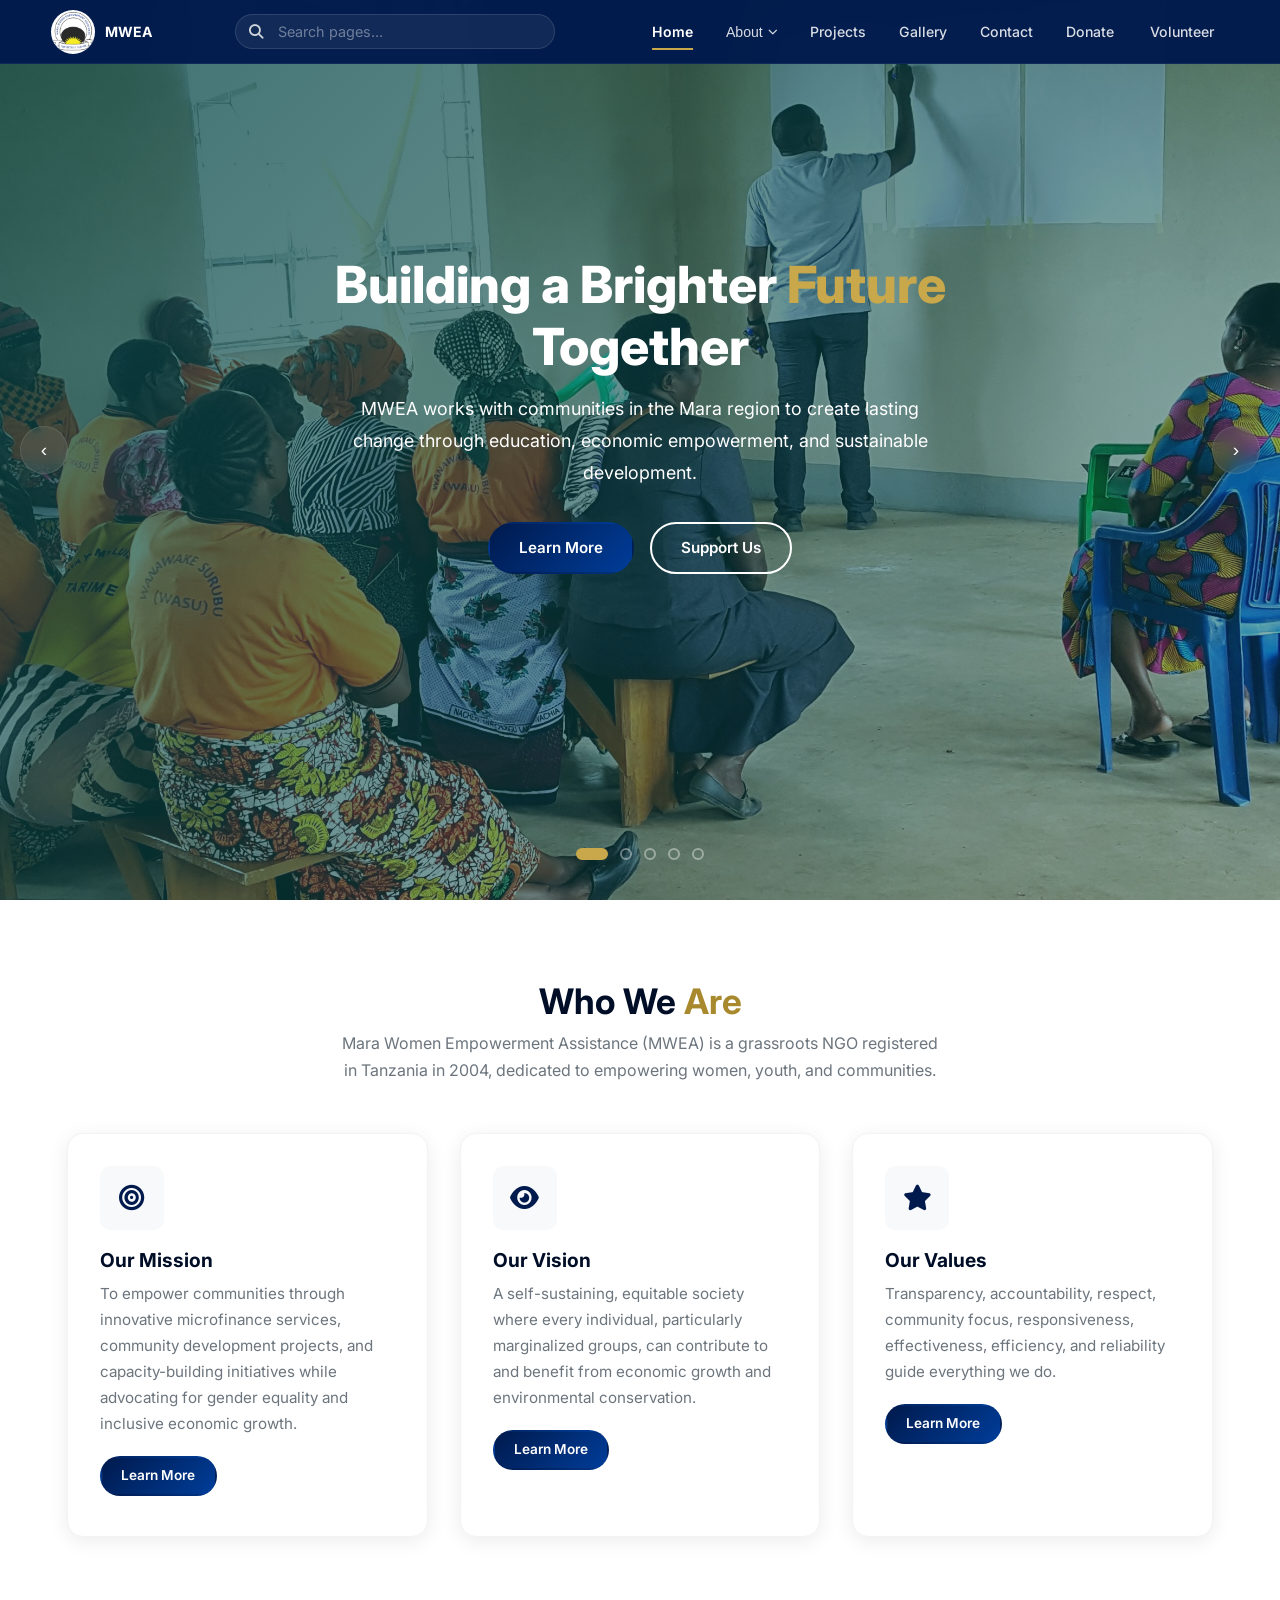
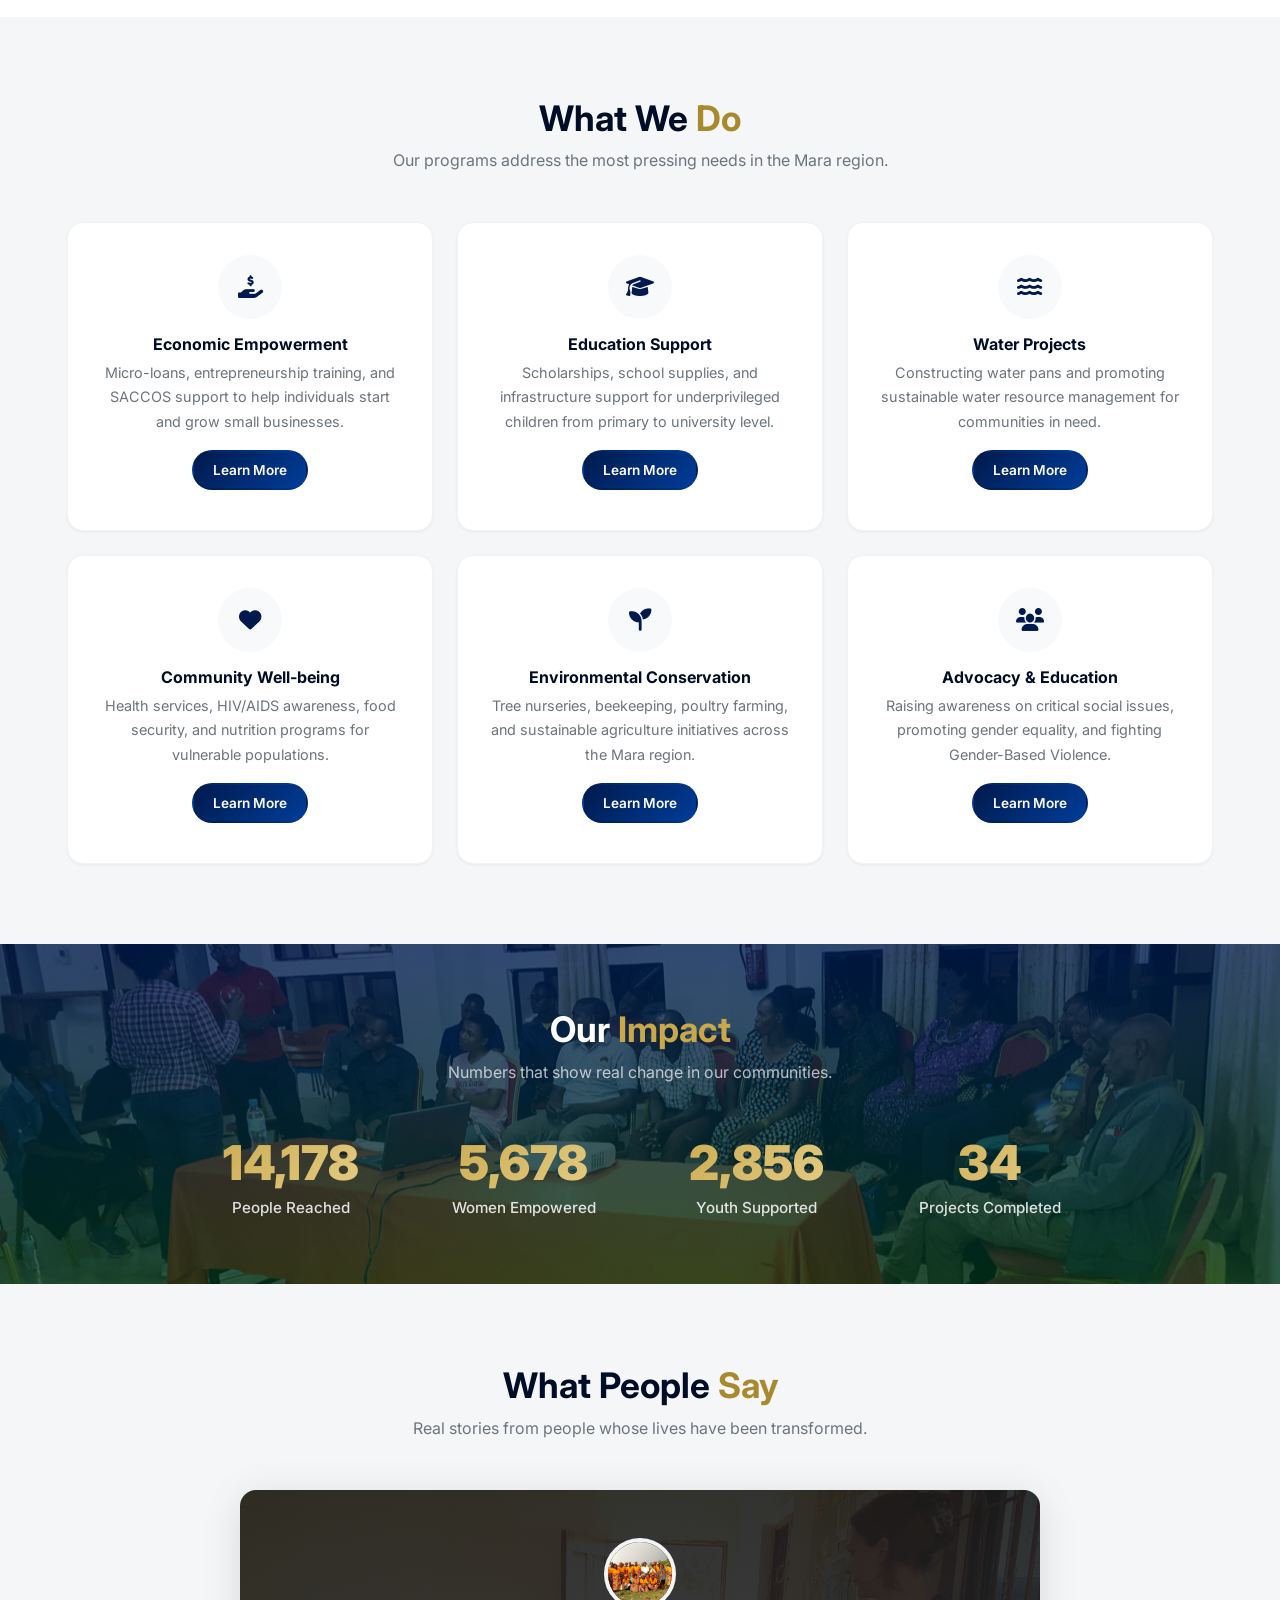
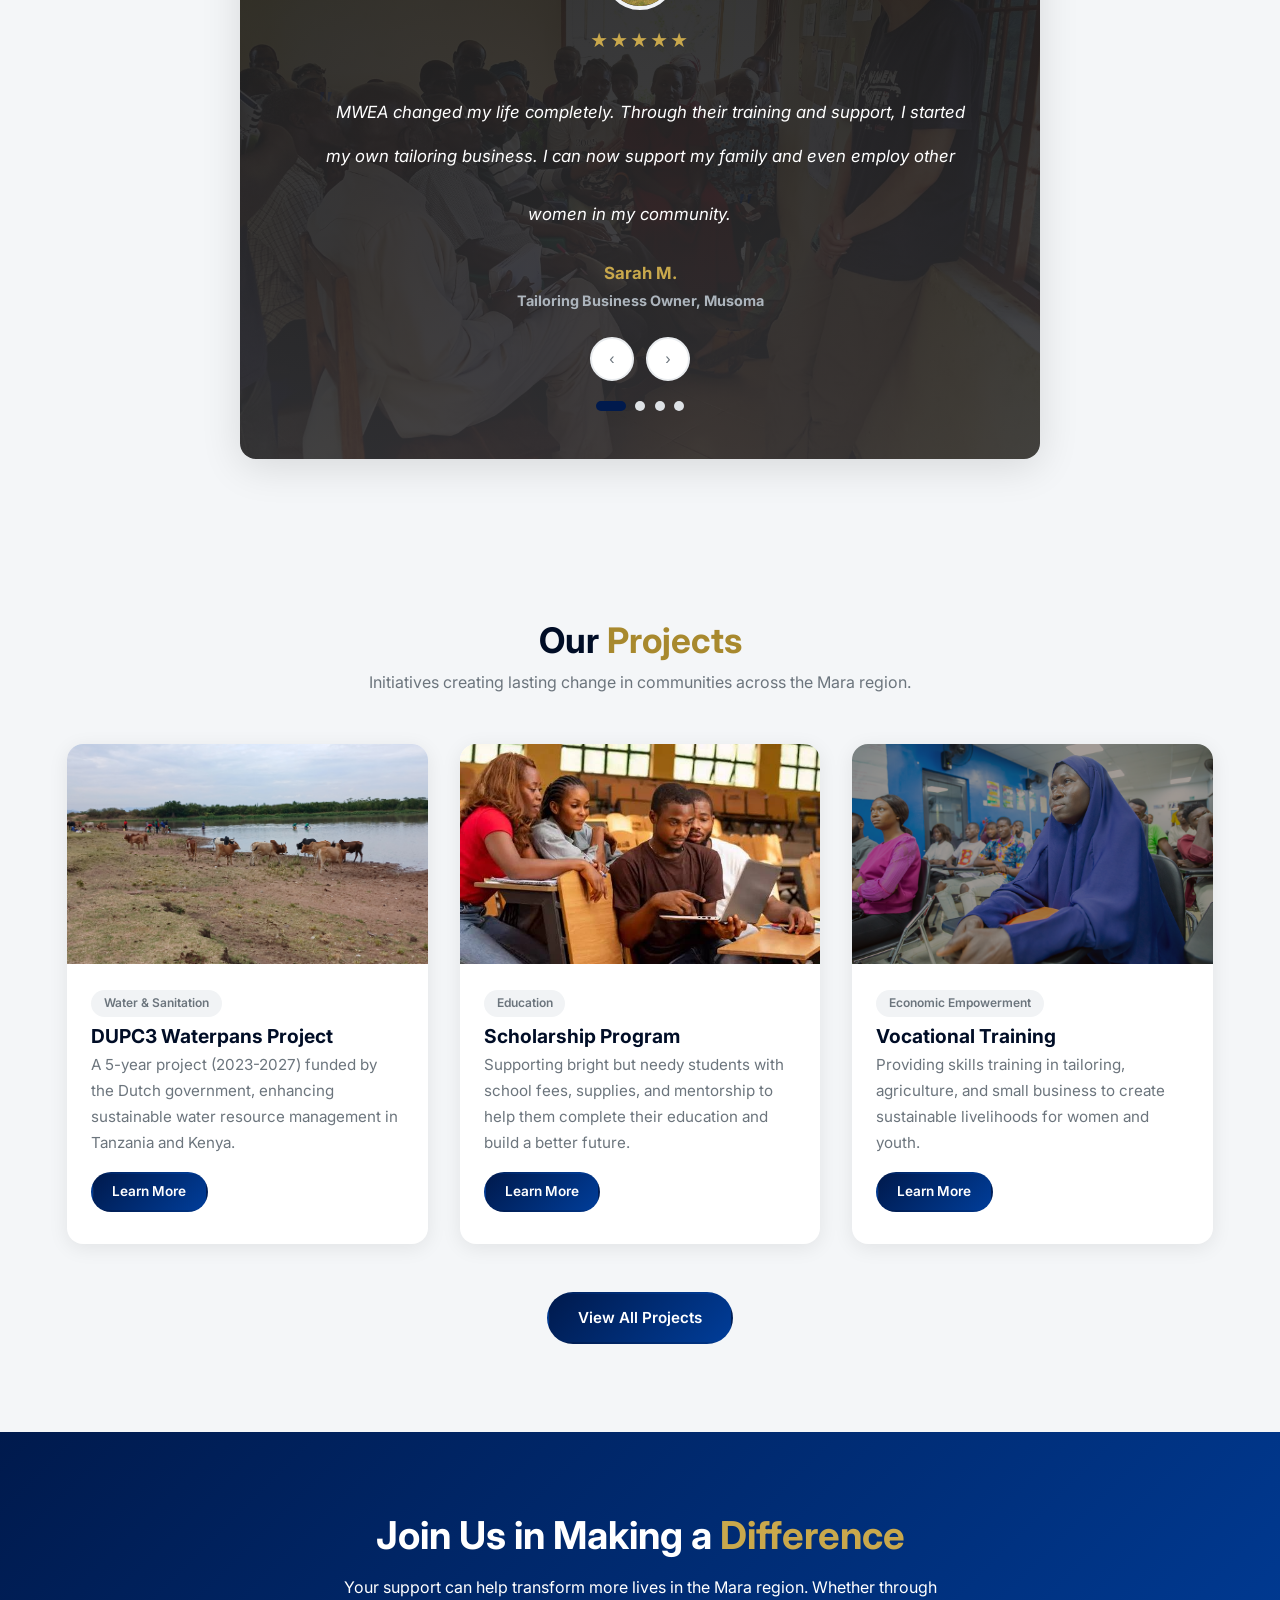
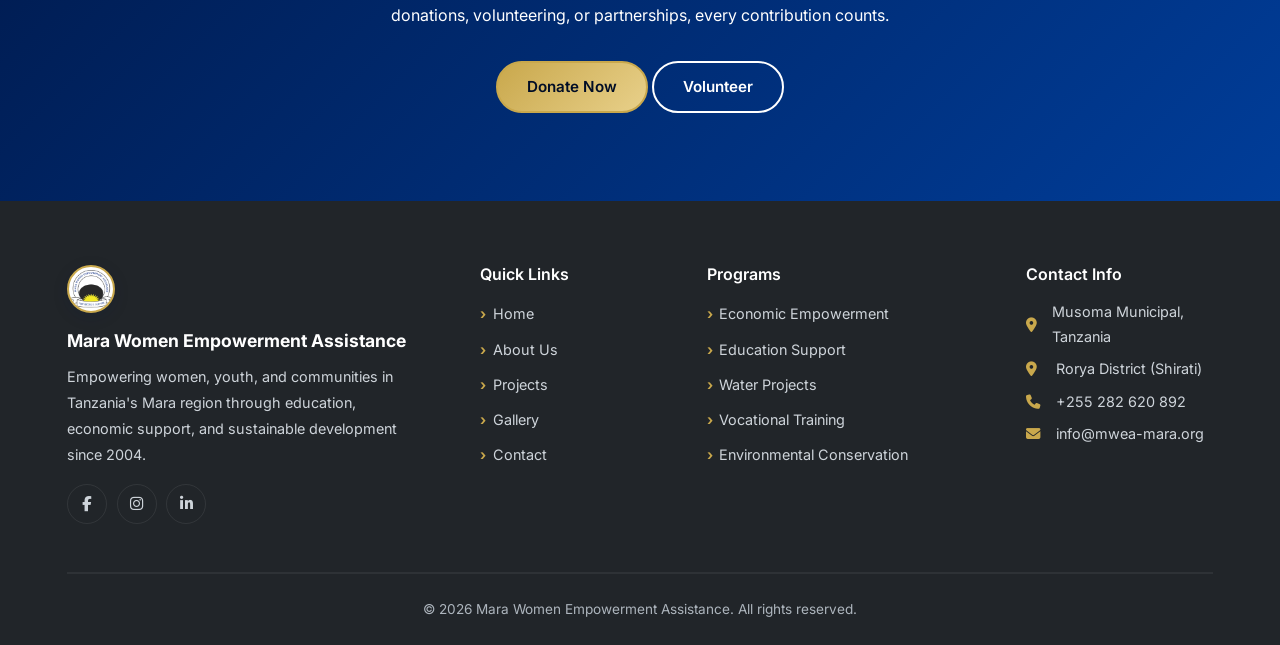
<file: index.html>
<!DOCTYPE html>
<html lang="en">
<head>
  <meta charset="UTF-8" />
  <meta name="viewport" content="width=device-width, initial-scale=1.0" />
  <title>MWEA - Mara Women Empowerment Assistance</title>
  <meta name="description" content="MWEA empowers women, youth, and communities in Tanzania's Mara region through education, economic support, and sustainable development since 2004." />
  <meta name="keywords" content="MWEA, women empowerment, Tanzania, Mara, education, water projects, community development" />
  
  <!-- Open Graph -->
  <meta property="og:title" content="MWEA - Mara Women Empowerment Assistance" />
  <meta property="og:description" content="Empowering women, youth, and communities in Tanzania's Mara region since 2004." />
  <meta property="og:type" content="website" />
  <meta property="og:url" content="https://mwea.org" />
  
  <!-- Favicon -->
  <link rel="icon" type="image/png" href="image/mwea-logo.png" />
  
  <!-- Google Fonts -->
  <link rel="preconnect" href="https://fonts.googleapis.com">
  <link rel="preconnect" href="https://fonts.gstatic.com" crossorigin>
  <link href="https://fonts.googleapis.com/css2?family=Inter:wght@300;400;500;600;700;800;900&display=swap" rel="stylesheet">
  
  <!-- Font Awesome -->
  <link rel="stylesheet" href="https://cdnjs.cloudflare.com/ajax/libs/font-awesome/6.5.0/css/all.min.css">
  
  <!-- Main Stylesheet -->
  <link rel="stylesheet" href="css/style.css">
</head>
<body>

<!-- ===== HEADER ===== -->
<header class="site-header" id="header" role="banner">
  <div class="container header-inner">
    <a href="index.html" class="brand" aria-label="MWEA Home">
      <div class="brand-logo">
        <img src="image/mwea-logo.png" alt="MWEA Logo" onerror="this.style.display='none';this.parentElement.textContent='MWEA'">
      </div>
      <span class="brand-name">MWEA</span>
    </a>

    <div class="search-container">
      <i class="fas fa-search search-icon"></i>
      <input type="text" id="searchInput" placeholder="Search pages..." aria-label="Search website" autocomplete="off">
      <button class="search-clear" id="searchClear" aria-label="Clear search">✕</button>
      <div class="search-results" id="searchResults"></div>
    </div>

    <button class="nav-toggle" id="navToggle" aria-label="Toggle navigation menu" aria-expanded="false">
      <i class="fas fa-bars"></i>
    </button>

    <nav id="primaryNav" class="nav" aria-label="Main navigation">
      <button class="nav-close" id="navClose" aria-label="Close menu">✕</button>
      
      <div class="nav-search-mobile">
        <input type="text" id="searchInputMobile" placeholder="Search...">
      </div>
      
      <ul class="nav-list">
        <li><a href="index.html" class="active">Home</a></li>
        <li class="has-dropdown">
          <button class="dropdown-toggle" aria-expanded="false">About <i class="fas fa-chevron-down" style="font-size:0.6rem;"></i></button>
          <ul class="dropdown">
            <li><a href="about.html"><i class="fas fa-info-circle"></i> Who We Are</a></li>
            <li><a href="about.html#mission"><i class="fas fa-bullseye"></i> Mission</a></li>
            <li><a href="about.html#vision"><i class="fas fa-eye"></i> Vision</a></li>
            <li><a href="about.html#journey"><i class="fas fa-timeline"></i> Our Journey</a></li>
            <li><a href="about.html#team"><i class="fas fa-users"></i> Our Team</a></li>
          </ul>
        </li>
        <li><a href="projects.html">Projects</a></li>
        <li><a href="gallery.html">Gallery</a></li>
        <li><a href="contact.html">Contact</a></li>
        <li class="nav-actions">
          <a href="contact.html?subject=donation" class="nav-btn nav-btn-donate">Donate</a>
          <a href="contact.html?subject=volunteer" class="nav-btn nav-btn-volunteer">Volunteer</a>
        </li>
      </ul>
    </nav>
  </div>
</header>

<!-- ===== HERO CAROUSEL ===== -->
<section class="hero-carousel" id="heroCarousel" role="banner">
  
  <!-- Slide 1 -->
  <div class="hero-slide active" style="background-image: url('image/Brighter.jpg');" data-index="0">
    <div class="overlay"></div>
    <div class="hero-content">
      <h1>Building a Brighter <span class="highlight">Future</span> Together</h1>
      <p>MWEA works with communities in the Mara region to create lasting change through education, economic empowerment, and sustainable development.</p>
      <div class="hero-actions">
        <a href="about.html" class="btn">Learn More</a>
        <a href="contact.html?subject=donation" class="btn btn-outline">Support Us</a>
      </div>
    </div>
  </div>
  
  <!-- Slide 2 -->
  <div class="hero-slide" style="background-image: url('image/Empowerment.jpg');" data-index="1">
    <div class="overlay"></div>
    <div class="hero-content">
      <h1>Empowering <span class="highlight">Women</span> to Lead</h1>
      <p>We believe in the power of women to transform their communities. Through training, mentorship, and economic support, we're creating opportunities.</p>
      <div class="hero-actions">
        <a href="projects.html" class="btn">Our Projects</a>
        <a href="contact.html?subject=volunteer" class="btn btn-outline">Get Involved</a>
      </div>
    </div>
  </div>
  
  <!-- Slide 3 -->
  <div class="hero-slide" style="background-image: url('image/education\ all.avif');" data-index="2">
    <div class="overlay"></div>
    <div class="hero-content">
      <h1>Every Child <span class="highlight">Deserves</span> Education</h1>
      <p>We sponsor bright but needy students, provide school supplies, and build classrooms to ensure every child has access to quality education.</p>
      <div class="hero-actions">
        <a href="projects.html" class="btn">Learn More</a>
        <a href="contact.html?subject=donation" class="btn btn-outline">Sponsor a Child</a>
      </div>
    </div>
  </div>
  
  <!-- Slide 4 -->
  <div class="hero-slide" style="background-image: url('image/water\,\,\,\,.jpg');" data-index="3">
    <div class="overlay"></div>
    <div class="hero-content">
      <h1>Water for <span class="highlight">Life</span></h1>
      <p>Our water projects provide clean, safe water to rural communities, reducing disease and freeing up time for education and income-generating activities.</p>
      <div class="hero-actions">
        <a href="projects.html" class="btn">View Projects</a>
        <a href="contact.html?subject=donation" class="btn btn-outline">Support Water Projects</a>
      </div>
    </div>
  </div>
  
  <!-- Slide 5 -->
  <div class="hero-slide" style="background-image: url('image/award.jpg');" data-index="4">
    <div class="overlay"></div>
    <div class="hero-content">
      <h1>Building <span class="highlight">Stronger</span> Communities</h1>
      <p>Through collective action and shared resources, we're creating resilient communities across the Mara region.</p>
      <div class="hero-actions">
        <a href="about.html" class="btn">Our Story</a>
        <a href="contact.html" class="btn btn-outline">Partner With Us</a>
      </div>
    </div>
  </div>
  
  <!-- Controls -->
  <button class="hero-arrow prev" id="heroPrev" aria-label="Previous slide">‹</button>
  <button class="hero-arrow next" id="heroNext" aria-label="Next slide">›</button>
  
  <div class="hero-controls" id="heroDots"></div>
  
</section>

<!-- ===== ABOUT PREVIEW ===== -->
<section class="section-padding" id="about">
  <div class="container">
    <div class="section-title" data-aos="fade-up">
      <h2>Who We <span class="highlight">Are</span></h2>
      <p>Mara Women Empowerment Assistance (MWEA) is a grassroots NGO registered in Tanzania in 2004, dedicated to empowering women, youth, and communities.</p>
    </div>
    <div class="cards-grid">
      <div class="card" data-aos="fade-up" data-aos-delay="100">
        <div class="card-icon"><i class="fas fa-bullseye"></i></div>
        <h3>Our Mission</h3>
        <p>To empower communities through innovative microfinance services, community development projects, and capacity-building initiatives while advocating for gender equality and inclusive economic growth.</p>
        <a href="about.html#mission" class="btn btn-sm">Learn More</a>
      </div>
      <div class="card" data-aos="fade-up" data-aos-delay="150">
        <div class="card-icon"><i class="fas fa-eye"></i></div>
        <h3>Our Vision</h3>
        <p>A self-sustaining, equitable society where every individual, particularly marginalized groups, can contribute to and benefit from economic growth and environmental conservation.</p>
        <a href="about.html#vision" class="btn btn-sm">Learn More</a>
      </div>
      <div class="card" data-aos="fade-up" data-aos-delay="200">
        <div class="card-icon"><i class="fas fa-star"></i></div>
        <h3>Our Values</h3>
        <p>Transparency, accountability, respect, community focus, responsiveness, effectiveness, efficiency, and reliability guide everything we do.</p>
        <a href="about.html#values" class="btn btn-sm">Learn More</a>
      </div>
    </div>
  </div>
</section>

<!-- ===== SERVICES PREVIEW ===== -->
<section class="section-padding section-light" id="services">
  <div class="container">
    <div class="section-title" data-aos="fade-up">
      <h2>What We <span class="highlight">Do</span></h2>
      <p>Our programs address the most pressing needs in the Mara region.</p>
    </div>
    <div class="services-grid">
      <div class="service-card" data-aos="fade-up" data-aos-delay="100">
        <div class="icon"><i class="fas fa-hand-holding-usd"></i></div>
        <h4>Economic Empowerment</h4>
        <p>Micro-loans, entrepreneurship training, and SACCOS support to help individuals start and grow small businesses.</p>
        <a href="projects.html" class="btn btn-sm">Learn More</a>
      </div>
      <div class="service-card" data-aos="fade-up" data-aos-delay="150">
        <div class="icon"><i class="fas fa-graduation-cap"></i></div>
        <h4>Education Support</h4>
        <p>Scholarships, school supplies, and infrastructure support for underprivileged children from primary to university level.</p>
        <a href="projects.html" class="btn btn-sm">Learn More</a>
      </div>
      <div class="service-card" data-aos="fade-up" data-aos-delay="200">
        <div class="icon"><i class="fas fa-water"></i></div>
        <h4>Water Projects</h4>
        <p>Constructing water pans and promoting sustainable water resource management for communities in need.</p>
        <a href="projects.html" class="btn btn-sm">Learn More</a>
      </div>
      <div class="service-card" data-aos="fade-up" data-aos-delay="250">
        <div class="icon"><i class="fas fa-heart"></i></div>
        <h4>Community Well-being</h4>
        <p>Health services, HIV/AIDS awareness, food security, and nutrition programs for vulnerable populations.</p>
        <a href="projects.html" class="btn btn-sm">Learn More</a>
      </div>
      <div class="service-card" data-aos="fade-up" data-aos-delay="300">
        <div class="icon"><i class="fas fa-seedling"></i></div>
        <h4>Environmental Conservation</h4>
        <p>Tree nurseries, beekeeping, poultry farming, and sustainable agriculture initiatives across the Mara region.</p>
        <a href="projects.html" class="btn btn-sm">Learn More</a>
      </div>
      <div class="service-card" data-aos="fade-up" data-aos-delay="350">
        <div class="icon"><i class="fas fa-users"></i></div>
        <h4>Advocacy & Education</h4>
        <p>Raising awareness on critical social issues, promoting gender equality, and fighting Gender-Based Violence.</p>
        <a href="projects.html" class="btn btn-sm">Learn More</a>
      </div>
    </div>
  </div>
</section>

<!-- ===== COUNTER SECTION ===== -->
<section class="counter-section overlay" id="impact">
  <div class="container">
    <div class="section-title" data-aos="fade-up">
      <h2>Our <span style="color:var(--accent);">Impact</span></h2>
      <p>Numbers that show real change in our communities.</p>
    </div>
    <div class="counter-grid">
      <div class="counter-item" data-aos="zoom-in" data-aos-delay="100">
        <h3 id="counterPeople">0</h3>
        <p>People Reached</p>
      </div>
      <div class="counter-item" data-aos="zoom-in" data-aos-delay="150">
        <h3 id="counterWomen">0</h3>
        <p>Women Empowered</p>
      </div>
      <div class="counter-item" data-aos="zoom-in" data-aos-delay="200">
        <h3 id="counterYouth">0</h3>
        <p>Youth Supported</p>
      </div>
      <div class="counter-item" data-aos="zoom-in" data-aos-delay="250">
        <h3 id="counterProjects">0</h3>
        <p>Projects Completed</p>
      </div>
    </div>
  </div>
</section>

<!-- ===== TESTIMONIALS ===== -->
<section class="testimonials-section" id="testimonials">
  <div class="container">
    <div class="section-title" data-aos="fade-up">
      <h2>What People <span class="highlight">Say</span></h2>
      <p>Real stories from people whose lives have been transformed.</p>
    </div>
    
    <div class="testimonial-carousel" id="testimonialCarousel">
      
      <!-- Testimony 1 -->
      <div class="testimonial-slide active" data-index="0">
        <img src="image/women.jpg" alt="Sarah M." class="testimonial-avatar" onerror="this.src='data:image/svg+xml,%3Csvg xmlns=%22http://www.w3.org/2000/svg%22 width=%2280%22 height=%2280%22 viewBox=%220 0 80 80%22%3E%3Ccircle cx=%2240%22 cy=%2240%22 r=%2240%22 fill=%22%23e8f5ed%22/%3E%3Ctext x=%2240%22 y=%2248%22 text-anchor=%22middle%22 font-size=%2236%22 fill=%22%230a4a4a%22%3E👩%3C/text%3E%3C/svg%3E'">
        <div class="testimonial-stars">★★★★★</div>
        <p class="testimonial-quote">MWEA changed my life completely. Through their training and support, I started my own tailoring business. I can now support my family and even employ other women in my community.</p>
        <p class="testimonial-author">Sarah M.</p>
        <span class="testimonial-role">Tailoring Business Owner, Musoma</span>
      </div>
      
      <!-- Testimony 2 -->
      <div class="testimonial-slide" data-index="1">
        <img src="image/students.jpg" alt="James K." class="testimonial-avatar" onerror="this.src='data:image/svg+xml,%3Csvg xmlns=%22http://www.w3.org/2000/svg%22 width=%2280%22 height=%2280%22 viewBox=%220 0 80 80%22%3E%3Ccircle cx=%2240%22 cy=%2240%22 r=%2240%22 fill=%22%23e8f5ed%22/%3E%3Ctext x=%2240%22 y=%2248%22 text-anchor=%22middle%22 font-size=%2236%22 fill=%22%230a4a4a%22%3E👨%3C/text%3E%3C/svg%3E'">
        <div class="testimonial-stars">★★★★★</div>
        <p class="testimonial-quote">MWEA sponsored my education when I had no hope. Now I'm in university studying agriculture. I want to give back and help my community just as MWEA helped me.</p>
        <p class="testimonial-author">James K.</p>
        <span class="testimonial-role">University Student, Rorya</span>
      </div>
      
      <!-- Testimony 3 -->
      <div class="testimonial-slide" data-index="2">
        <img src="image/community.jpg" alt="Mama Asha" class="testimonial-avatar" onerror="this.src='data:image/svg+xml,%3Csvg xmlns=%22http://www.w3.org/2000/svg%22 width=%2280%22 height=%2280%22 viewBox=%220 0 80 80%22%3E%3Ccircle cx=%2240%22 cy=%2240%22 r=%2240%22 fill=%22%23e8f5ed%22/%3E%3Ctext x=%2240%22 y=%2248%22 text-anchor=%22middle%22 font-size=%2236%22 fill=%22%230a4a4a%22%3E👩%3C/text%3E%3C/svg%3E'">
        <div class="testimonial-stars">★★★★★</div>
        <p class="testimonial-quote">We used to walk 5km for water. Now with the water pan MWEA built, we have water for our homes and animals year-round. Our children are healthier and we have more time to work.</p>
        <p class="testimonial-author">Mama Asha</p>
        <span class="testimonial-role">Community Member, Shirati</span>
      </div>
      
      <!-- Testimony 4 -->
      <div class="testimonial-slide" data-index="3">
        <img src="image/education.jpg" alt="Peter O." class="testimonial-avatar" onerror="this.src='data:image/svg+xml,%3Csvg xmlns=%22http://www.w3.org/2000/svg%22 width=%2280%22 height=%2280%22 viewBox=%220 0 80 80%22%3E%3Ccircle cx=%2240%22 cy=%2240%22 r=%2240%22 fill=%22%23e8f5ed%22/%3E%3Ctext x=%2240%22 y=%2248%22 text-anchor=%22middle%22 font-size=%2236%22 fill=%22%230a4a4a%22%3E👨%3C/text%3E%3C/svg%3E'">
        <div class="testimonial-stars">★★★★★</div>
        <p class="testimonial-quote">MWEA's agricultural training helped me double my harvest. I now use modern farming techniques and my family has enough food and income to thrive. I'm training other farmers too.</p>
        <p class="testimonial-author">Peter O.</p>
        <span class="testimonial-role">Farmer, Musoma</span>
      </div>
      
      <!-- Controls -->
      <div class="testimonial-controls">
        <button id="prevTestimonial" aria-label="Previous testimonial">‹</button>
        <button id="nextTestimonial" aria-label="Next testimonial">›</button>
      </div>
      <div class="testimonial-dots" id="testimonialDots"></div>
    </div>
  </div>
</section>

<!-- ===== PROJECTS PREVIEW ===== -->
<section class="section-padding section-light" id="projects">
  <div class="container">
    <div class="section-title" data-aos="fade-up">
      <h2>Our <span class="highlight">Projects</span></h2>
      <p>Initiatives creating lasting change in communities across the Mara region.</p>
    </div>
    <div class="projects-grid">
      <div class="project-card" data-aos="fade-up" data-aos-delay="100">
        <img src="image/dimbwi.jpg" alt="Water Project" class="project-image">
        <div class="project-info">
          <span class="project-tag">Water & Sanitation</span>
          <h3>DUPC3 Waterpans Project</h3>
          <p>A 5-year project (2023-2027) funded by the Dutch government, enhancing sustainable water resource management in Tanzania and Kenya.</p>
          <a href="projects.html" class="btn btn-sm">Learn More</a>
        </div>
      </div>
      
      <div class="project-card" data-aos="fade-up" data-aos-delay="150">
        <img src="image/scholarship.jpg" alt="Education Project" class="project-image">
        <div class="project-info">
          <span class="project-tag">Education</span>
          <h3>Scholarship Program</h3>
          <p>Supporting bright but needy students with school fees, supplies, and mentorship to help them complete their education and build a better future.</p>
          <a href="projects.html" class="btn btn-sm">Learn More</a>
        </div>
      </div>
      
      <div class="project-card" data-aos="fade-up" data-aos-delay="200">
        <img src="image/training.webp" alt="Vocational Training" class="project-image">
        <div class="project-info">
          <span class="project-tag">Economic Empowerment</span>
          <h3>Vocational Training</h3>
          <p>Providing skills training in tailoring, agriculture, and small business to create sustainable livelihoods for women and youth.</p>
          <a href="projects.html" class="btn btn-sm">Learn More</a>
        </div>
      </div>
    </div>
    <div class="text-center mt-3" data-aos="fade-up">
      <a href="projects.html" class="btn">View All Projects</a>
    </div>
  </div>
</section>

<!-- ===== CALL TO ACTION ===== -->
<section class="section-padding" style="background:var(--primary-gradient);color:var(--white);text-align:center;">
  <div class="container">
    <h2 data-aos="fade-up" style="color:var(--white);font-size:clamp(1.6rem,3vw,2.4rem);">Join Us in Making a <span style="color:var(--accent);">Difference</span></h2>
    <p data-aos="fade-up" data-aos-delay="100" style="max-width:600px;margin:1rem auto;opacity:0.9;">Your support can help transform more lives in the Mara region. Whether through donations, volunteering, or partnerships, every contribution counts.</p>
    <div class="hero-actions" data-aos="fade-up" data-aos-delay="200" style="justify-content:center;margin-top:2rem;">
      <a href="contact.html?subject=donation" class="btn btn-accent">Donate Now</a>
      <a href="contact.html?subject=volunteer" class="btn btn-outline">Volunteer</a>
    </div>
  </div>
</section>

<!-- ===== FOOTER ===== -->
<footer class="site-footer" role="contentinfo">
  <div class="container">
    <div class="footer-grid">
      <div class="footer-brand">
        <div class="brand-logo footer-logo" style="background:var(--white);color:var(--primary-dark);display:flex;align-items:center;justify-content:center;font-size:1.4rem;font-weight:900;border:2px solid var(--accent);"><img src="image/mwea-logo.png" alt="MWEA Logo" style="max-width:100%;height:auto;"></div>
        <span class="brand-name" style="color:var(--white);font-size:1.1rem;display:block;margin-bottom:0.5rem;">Mara Women Empowerment Assistance</span>
        <p>Empowering women, youth, and communities in Tanzania's Mara region through education, economic support, and sustainable development since 2004.</p>
        <div class="social-links">
          <a href="https://www.facebook.com/MaraWomenEmpowermentAssistance?mibextid=rS40aB7S9Ucbxw6v" aria-label="Facebook"><i class="fa-brands fa-facebook-f"></i></a>
          <a href="https://www.instagram.com/mwea_tanzania?igsh=b3UycHdxbGdlbHFv" aria-label="Instagram"><i class="fa-brands fa-instagram"></i></a>
          <a href="https://www.linkedin.com/company/mwea-tanzania" aria-label="LinkedIn"><i class="fa-brands fa-linkedin-in"></i></a>
        </div>
      </div>
      <div>
        <h4 class="footer-title">Quick Links</h4>
        <ul class="footer-links">
          <li><a href="index.html">Home</a></li>
          <li><a href="about.html">About Us</a></li>
          <li><a href="projects.html">Projects</a></li>
          <li><a href="gallery.html">Gallery</a></li>
          <li><a href="contact.html">Contact</a></li>
        </ul>
      </div>
      <div>
        <h4 class="footer-title">Programs</h4>
        <ul class="footer-links">
          <li><a href="projects.html">Economic Empowerment</a></li>
          <li><a href="projects.html">Education Support</a></li>
          <li><a href="projects.html">Water Projects</a></li>
          <li><a href="projects.html">Vocational Training</a></li>
          <li><a href="projects.html">Environmental Conservation</a></li>
        </ul>
      </div>
      <div>
        <h4 class="footer-title">Contact Info</h4>
        <div class="footer-contact">
          <p><i class="fas fa-map-marker-alt"></i> Musoma Municipal, Tanzania</p>
          <p><i class="fas fa-location-dot"></i> Rorya District (Shirati)</p>
          <p><i class="fas fa-phone"></i> +255 282 620 892</p>
          <p><i class="fas fa-envelope"></i> info@mwea-mara.org</p>
        </div>
      </div>
    </div>
    <div class="footer-bottom">
      <p>&copy; <span id="year"></span> Mara Women Empowerment Assistance. All rights reserved.</p>
    </div>
  </div>
</footer>

<script src="js/script.js"></script>

</body>
</html>
</file>
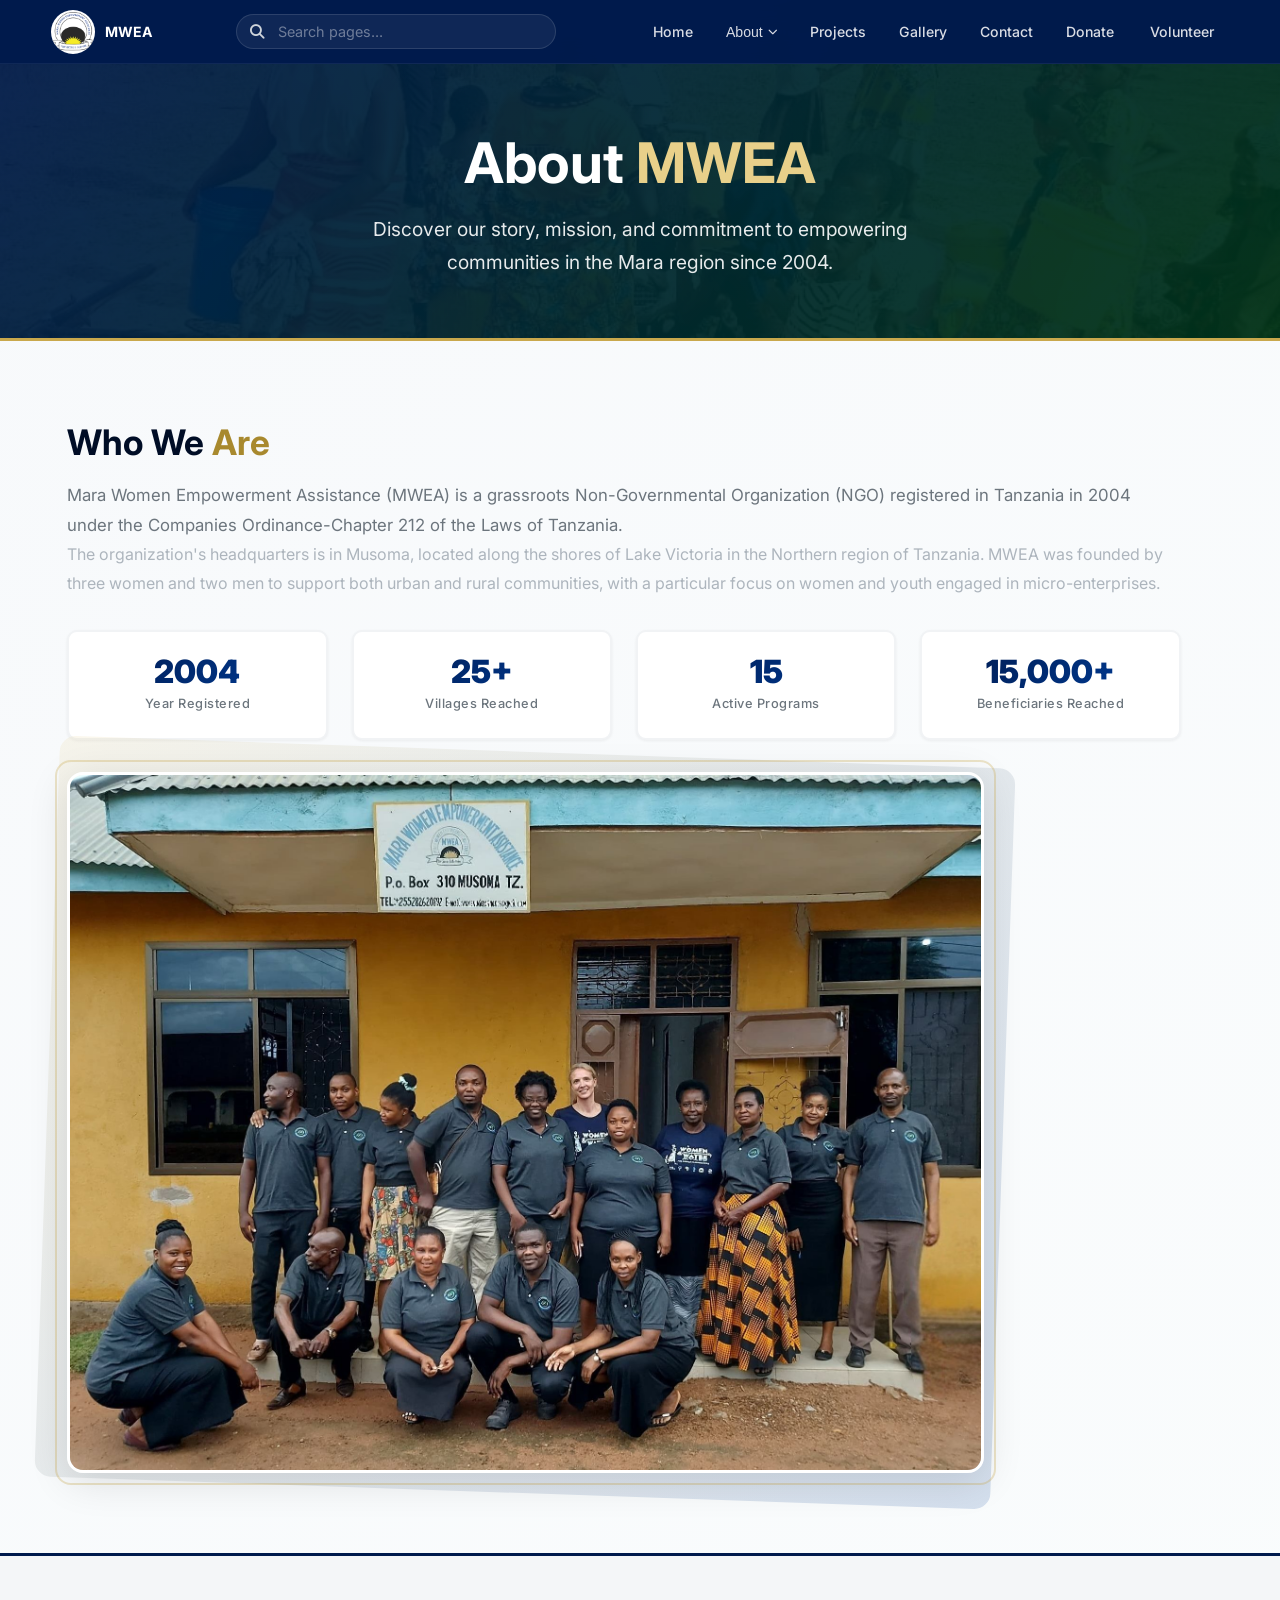
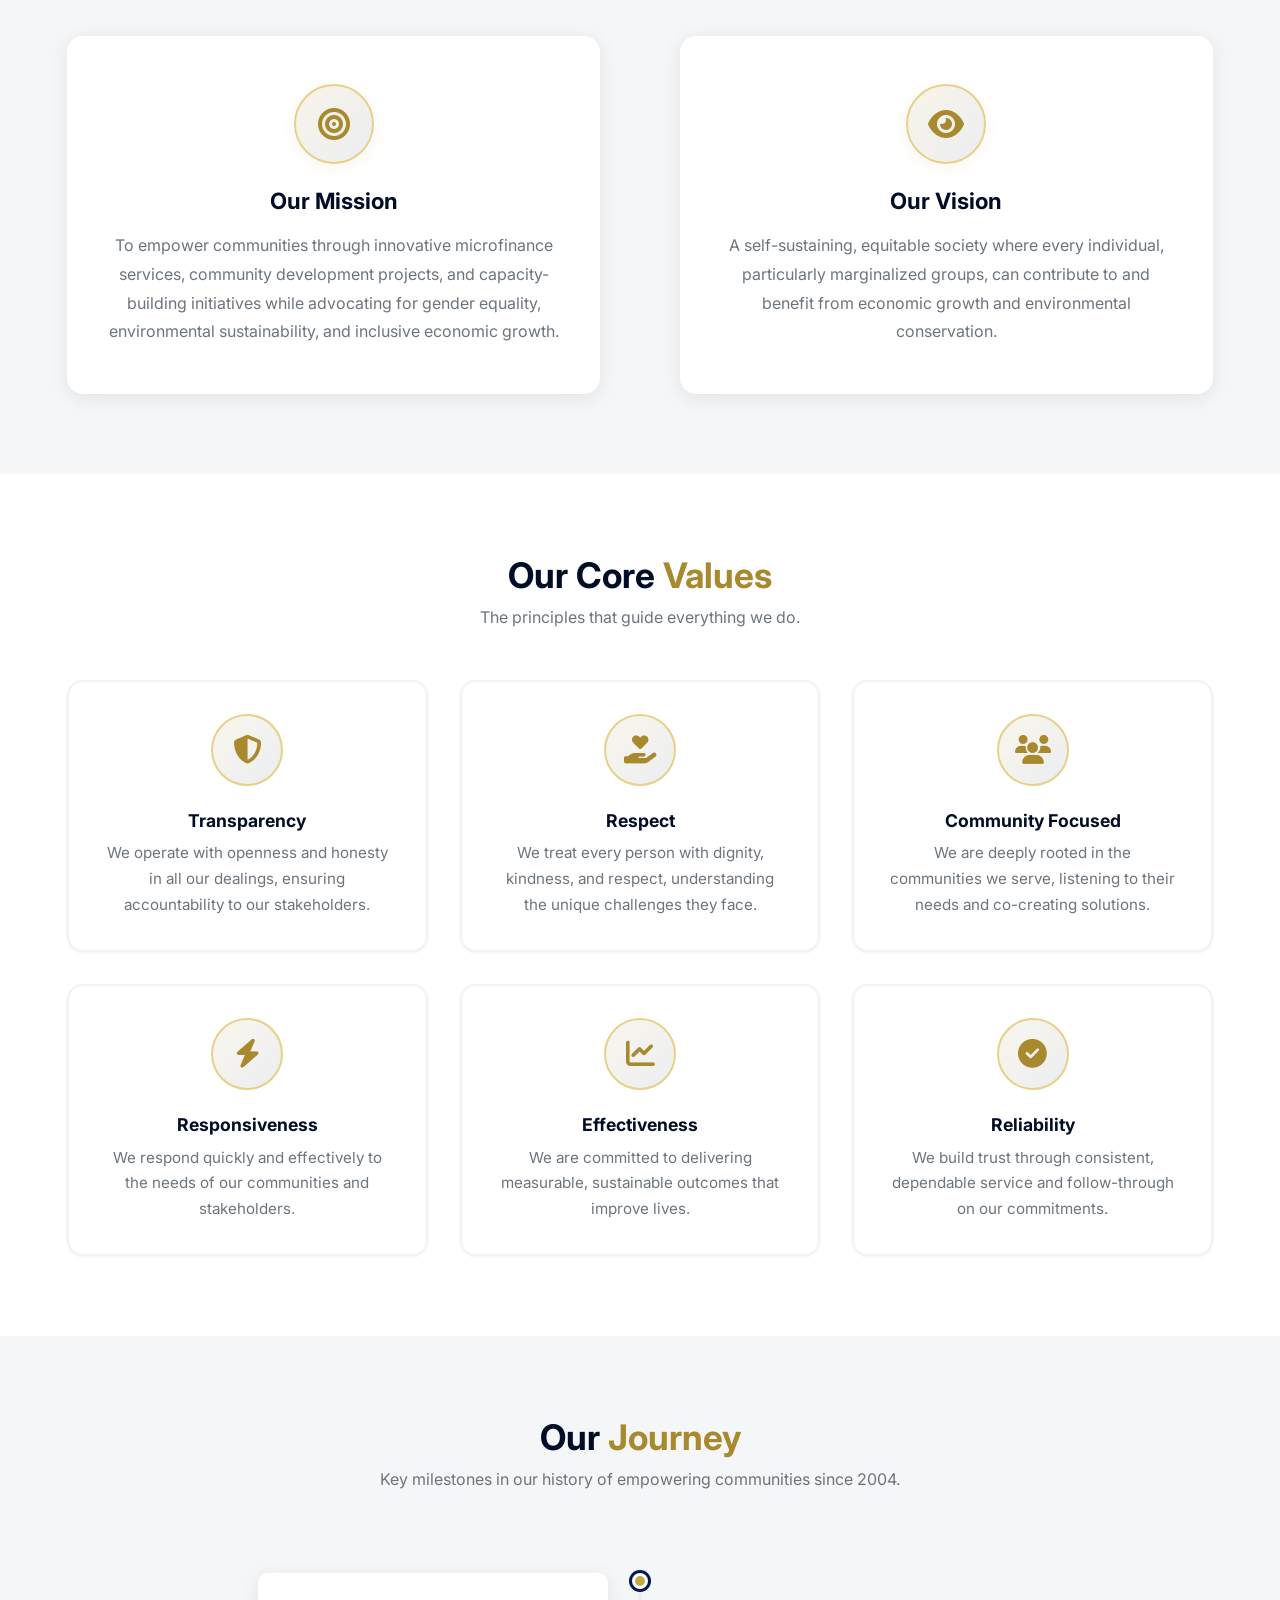
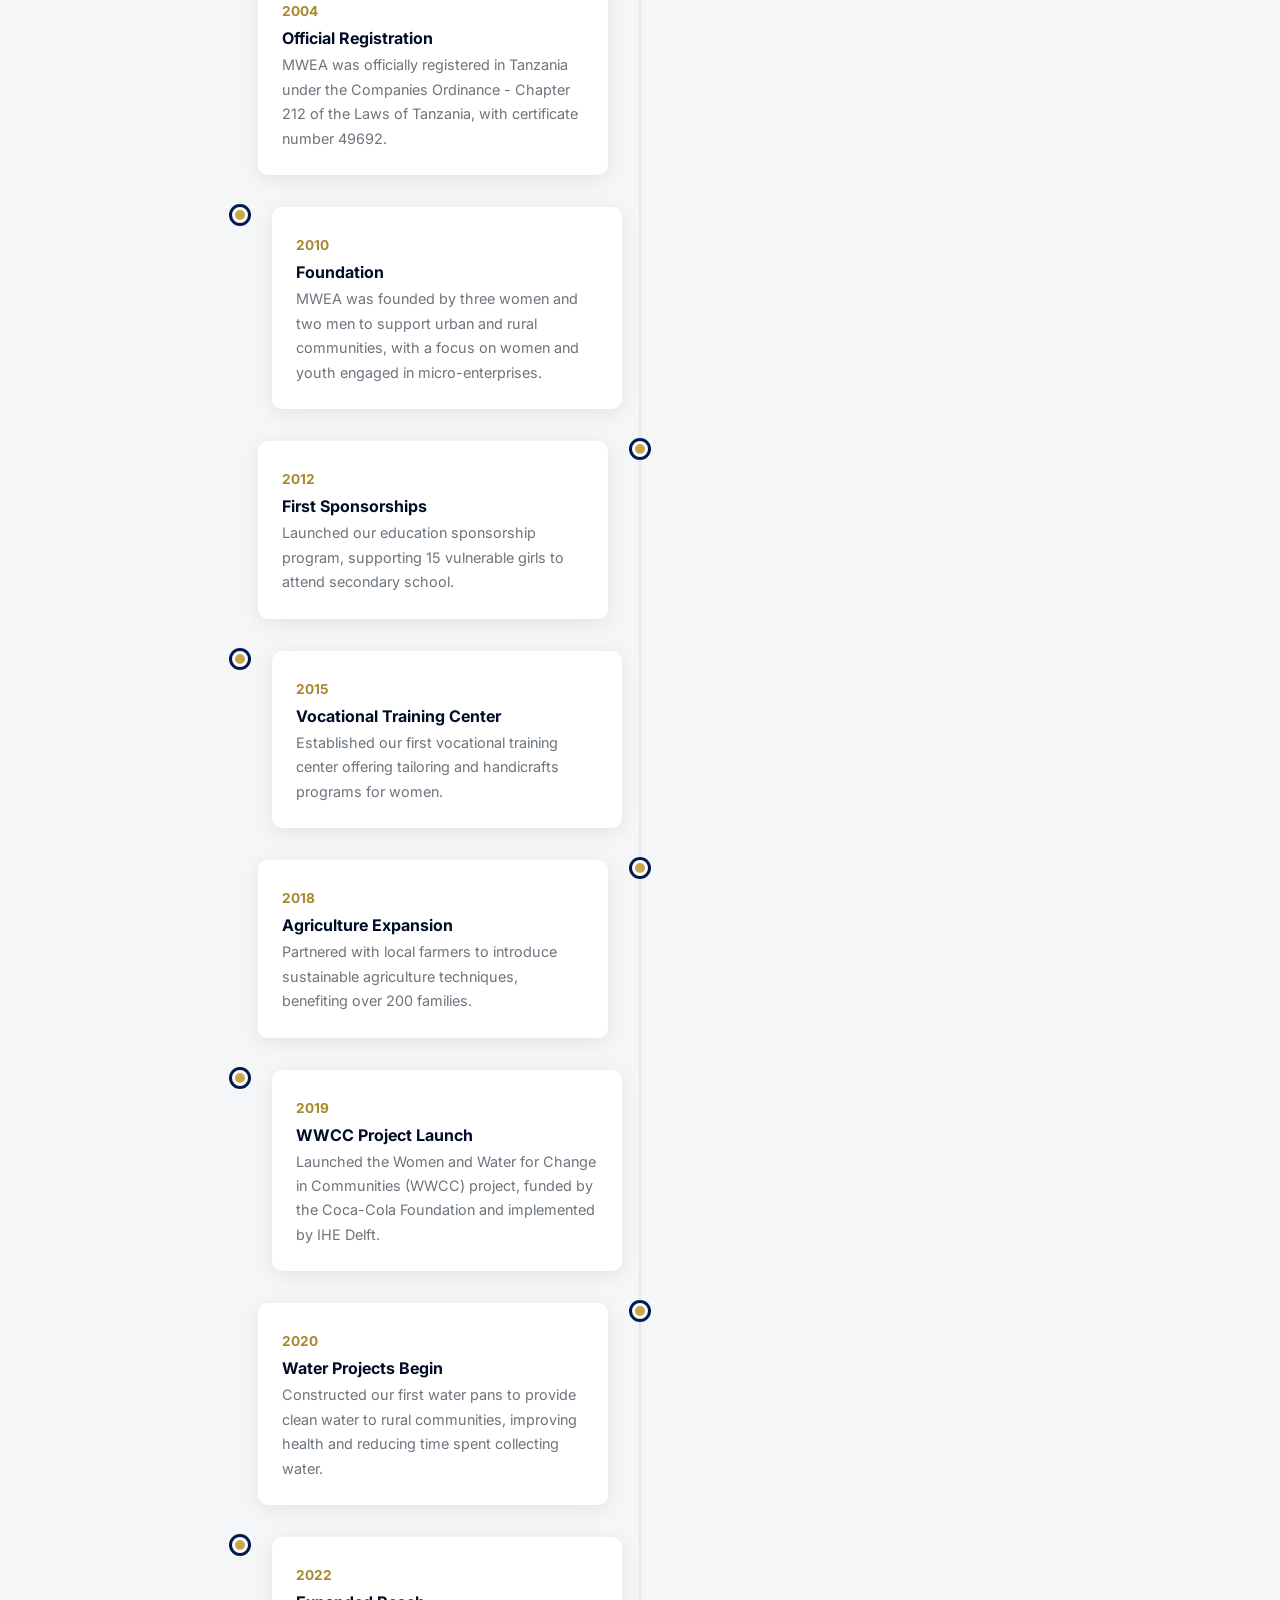
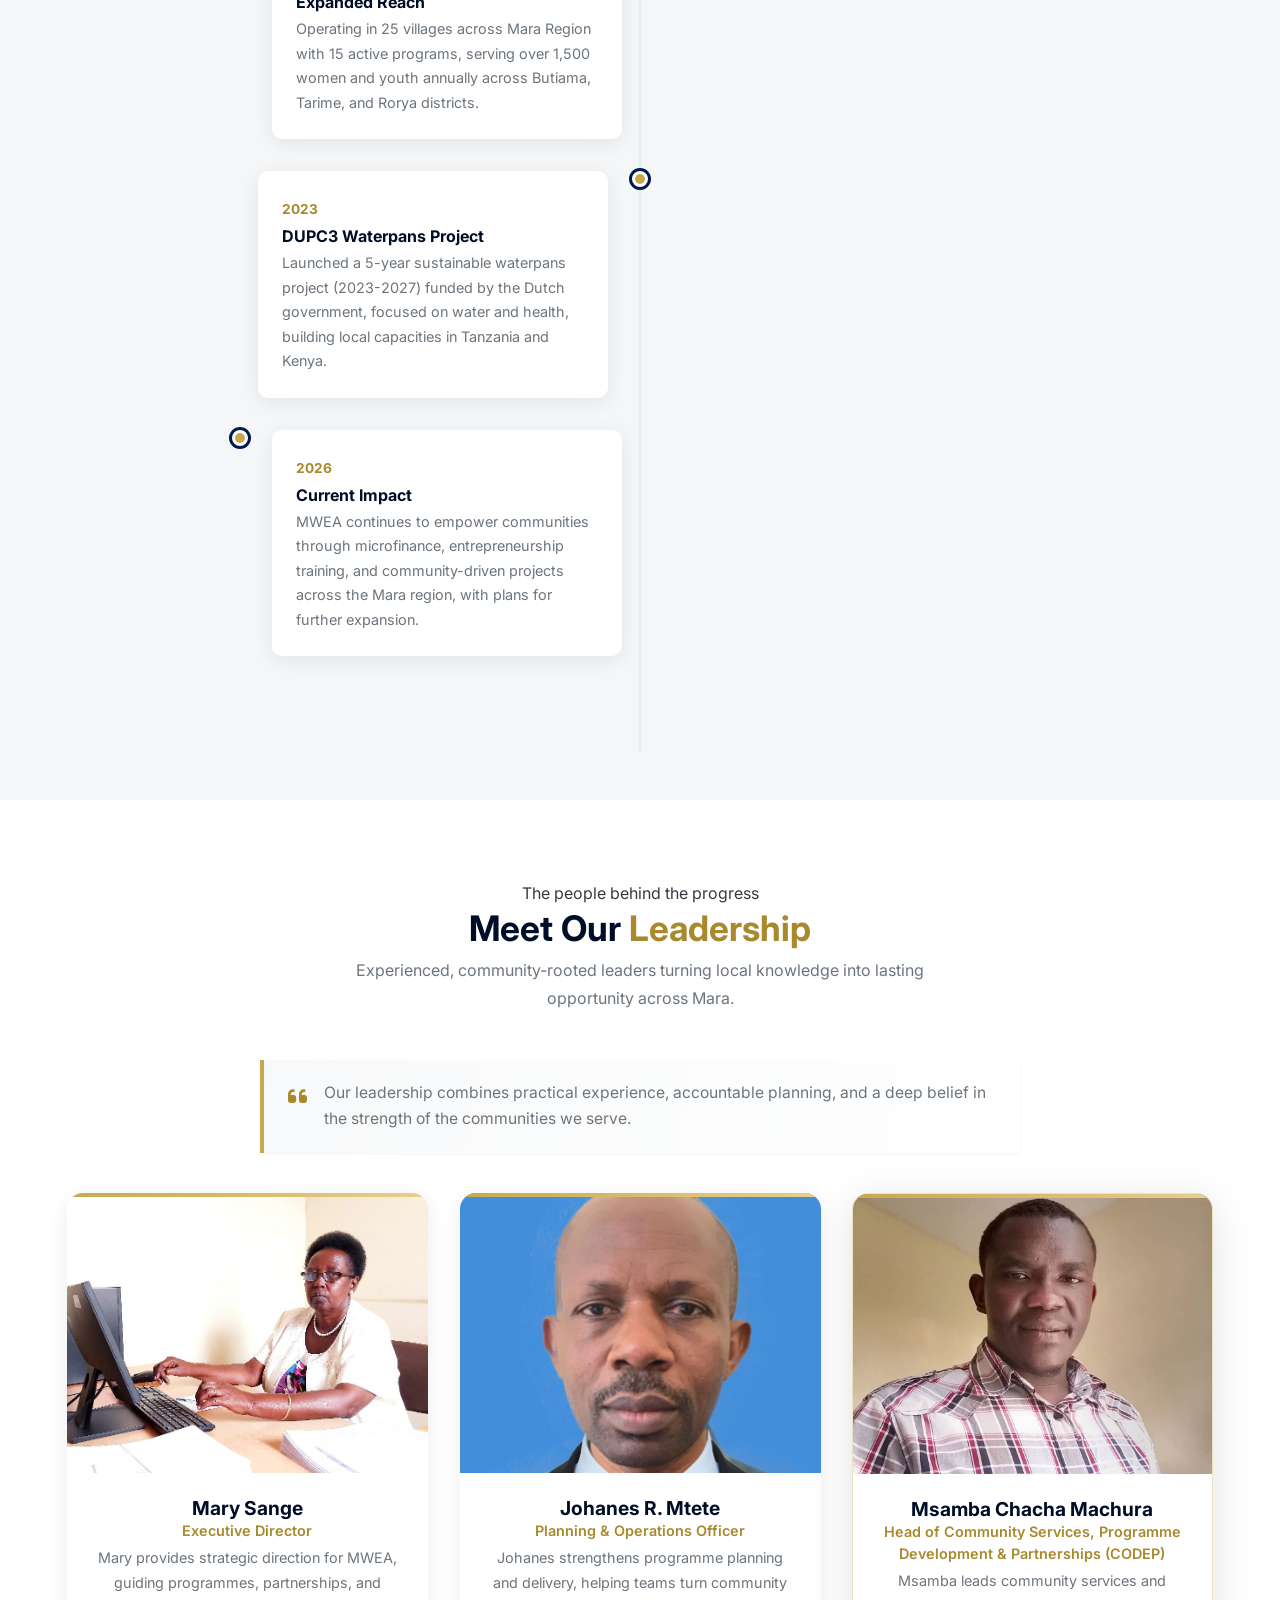
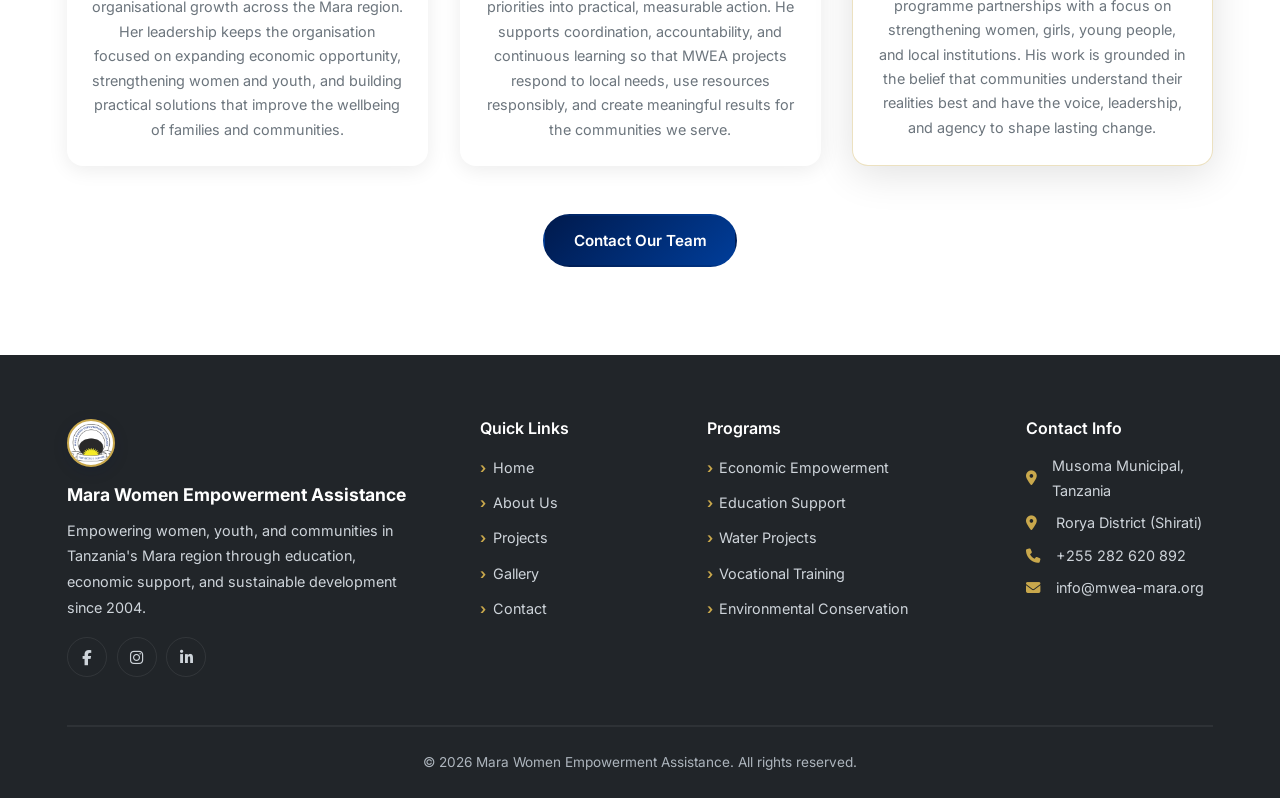
<file: about.html>
<!DOCTYPE html>
<html lang="en">
<head>
  <meta charset="UTF-8" />
  <meta name="viewport" content="width=device-width, initial-scale=1.0" />
  <title>About Us - MWEA | Mara Women Empowerment Assistance</title>
  <meta name="description" content="Learn about MWEA's mission, vision, history, and team. We empower women and youth in Tanzania's Mara region since 2004." />
  
  <link rel="preconnect" href="https://fonts.googleapis.com">
  <link rel="preconnect" href="https://fonts.gstatic.com" crossorigin>
  <link href="https://fonts.googleapis.com/css2?family=Inter:wght@300;400;500;600;700;800;900&display=swap" rel="stylesheet">
  <link rel="stylesheet" href="https://cdnjs.cloudflare.com/ajax/libs/font-awesome/6.5.0/css/all.min.css">
  <link rel="stylesheet" href="css/style.css">
</head>
<body>

<!-- ===== HEADER ===== -->
<header class="site-header" id="header" role="banner">
  <div class="container header-inner">
    <a href="index.html" class="brand" aria-label="MWEA Home">
      <div class="brand-logo">
        <img src="image/mwea-logo.png" alt="MWEA Logo" onerror="this.style.display='none';this.parentElement.textContent='MWEA'">
      </div>
      <span class="brand-name">MWEA</span>
    </a>

    <div class="search-container">
      <i class="fas fa-search search-icon"></i>
      <input type="text" id="searchInput" placeholder="Search pages..." aria-label="Search website" autocomplete="off">
      <button class="search-clear" id="searchClear" aria-label="Clear search">✕</button>
      <div class="search-results" id="searchResults"></div>
    </div>

    <button class="nav-toggle" id="navToggle" aria-label="Toggle navigation menu" aria-expanded="false">
      <i class="fas fa-bars"></i>
    </button>

    <nav id="primaryNav" class="nav" aria-label="Main navigation">
      <button class="nav-close" id="navClose" aria-label="Close menu">✕</button>
      
      <div class="nav-search-mobile">
        <input type="text" id="searchInputMobile" placeholder="Search...">
      </div>
      
      <ul class="nav-list">
        <li><a href="index.html">Home</a></li>
        <li class="has-dropdown">
          <button class="dropdown-toggle" aria-expanded="false">About <i class="fas fa-chevron-down" style="font-size:0.6rem;"></i></button>
          <ul class="dropdown">
            <li><a href="about.html" class="active"><i class="fas fa-info-circle"></i> Who We Are</a></li>
            <li><a href="#mission"><i class="fas fa-bullseye"></i> Mission</a></li>
            <li><a href="#vision"><i class="fas fa-eye"></i> Vision</a></li>
            <li><a href="#values"><i class="fas fa-star"></i> Values</a></li>
            <li><a href="#journey"><i class="fas fa-timeline"></i> Our Journey</a></li>
            <li><a href="#team"><i class="fas fa-users"></i> Our Team</a></li>
          </ul>
        </li>
        <li><a href="projects.html">Projects</a></li>
        <li><a href="gallery.html">Gallery</a></li>
        <li><a href="contact.html">Contact</a></li>
        <li class="nav-actions">
          <a href="contact.html?subject=donation" class="nav-btn nav-btn-donate">Donate</a>
          <a href="contact.html?subject=volunteer" class="nav-btn nav-btn-volunteer">Volunteer</a>
        </li>
      </ul>
    </nav>
  </div>
</header>

<!-- ===== PAGE HEADER ===== -->
<section class="page-header" style="background: linear-gradient(135deg, rgba(0, 26, 77, 0.95) 0%, rgba(0, 51, 25, 0.95) 100%), url('image/water\,\,\,\,.jpg') center/cover;">
  <div class="container">
    <h1 data-aos="fade-up" style="color: var(--white); font-size: 3.5rem; margin-bottom: 1rem;">About <span style="color: var(--accent-light);">MWEA</span></h1>
    <p data-aos="fade-up" data-aos-delay="100" style="color: rgba(255,255,255,0.9); font-size: 1.2rem; max-width: 600px;">Discover our story, mission, and commitment to empowering communities in the Mara region since 2004.</p>
  </div>
</section>

<!-- ===== WHO WE ARE ===== -->
<section class="section-padding who-we-are-section" id="who-we-are">
  <div class="container">
    <div class="two-col">
      <div class="who-we-are-content" data-aos="fade-right">
        <h2 style="color:var(--primary-dark);margin-bottom:1rem;">Who We <span style="color:var(--accent-dark);">Are</span></h2>
        <p class="lead" style="color:var(--gray-600);font-size:1.05rem;line-height:1.8;">
          Mara Women Empowerment Assistance (MWEA) is a grassroots Non-Governmental Organization (NGO) registered in Tanzania in 2004 under the Companies Ordinance-Chapter 212 of the Laws of Tanzania.
        </p>
        <p style="color:var(--gray-500);line-height:1.8;">
          The organization's headquarters is in Musoma, located along the shores of Lake Victoria in the Northern region of Tanzania. 
          MWEA was founded by three women and two men to support both urban and rural communities, with a particular focus on women and 
          youth engaged in micro-enterprises.
        </p>
        <div class="stats-grid">
          <div class="stat-item">
            <span class="stat-number">2004</span>
            <p class="stat-label">Year Registered</p>
          </div>
          <div class="stat-item">
            <span class="stat-number">25+</span>
            <p class="stat-label">Villages Reached</p>
          </div>
          <div class="stat-item">
            <span class="stat-number">15</span>
            <p class="stat-label">Active Programs</p>
          </div>
          <div class="stat-item">
            <span class="stat-number">15,000+</span>
            <p class="stat-label">Beneficiaries Reached</p>
          </div>
        </div>
      </div>
      <div class="who-we-are-image" data-aos="fade-left">
        <img src="image/team..jpg" alt="MWEA Team" class="image-full" style="border-radius:var(--radius-lg);box-shadow:var(--shadow-lg);">
      </div>
    </div>
  </div>
</section>

<!-- ===== MISSION & VISION ===== -->
<section class="section-padding section-light" id="mission-vision">
  <div class="container">
    <div class="two-col">
      <div class="mission-card" data-aos="fade-right" id="mission">
        <div class="mission-vision-box">
          <div class="mission-vision-icon">
            <i class="fas fa-bullseye"></i>
          </div>
          <h3>Our Mission</h3>
          <p>
            To empower communities through innovative microfinance services, community development projects, and capacity-building 
            initiatives while advocating for gender equality, environmental sustainability, and inclusive economic growth.
          </p>
        </div>
      </div>
      <div class="vision-card" data-aos="fade-left" id="vision">
        <div class="mission-vision-box">
          <div class="mission-vision-icon">
            <i class="fas fa-eye"></i>
          </div>
          <h3>Our Vision</h3>
          <p>
            A self-sustaining, equitable society where every individual, particularly marginalized groups, can contribute to and 
            benefit from economic growth and environmental conservation.
          </p>
        </div>
      </div>
    </div>
  </div>
</section>

<!-- ===== VALUES ===== -->
<section class="section-padding" id="values">
  <div class="container">
    <div class="section-title" data-aos="fade-up">
      <h2>Our Core <span class="highlight">Values</span></h2>
      <p>The principles that guide everything we do.</p>
    </div>
    <div class="values-grid">
      <div class="value-card" data-aos="fade-up" data-aos-delay="100">
        <div class="icon"><i class="fas fa-shield-alt"></i></div>
        <h4>Transparency</h4>
        <p>We operate with openness and honesty in all our dealings, ensuring accountability to our stakeholders.</p>
      </div>
      <div class="value-card" data-aos="fade-up" data-aos-delay="150">
        <div class="icon"><i class="fas fa-hand-holding-heart"></i></div>
        <h4>Respect</h4>
        <p>We treat every person with dignity, kindness, and respect, understanding the unique challenges they face.</p>
      </div>
      <div class="value-card" data-aos="fade-up" data-aos-delay="200">
        <div class="icon"><i class="fas fa-users"></i></div>
        <h4>Community Focused</h4>
        <p>We are deeply rooted in the communities we serve, listening to their needs and co-creating solutions.</p>
      </div>
      <div class="value-card" data-aos="fade-up" data-aos-delay="250">
        <div class="icon"><i class="fas fa-bolt"></i></div>
        <h4>Responsiveness</h4>
        <p>We respond quickly and effectively to the needs of our communities and stakeholders.</p>
      </div>
      <div class="value-card" data-aos="fade-up" data-aos-delay="300">
        <div class="icon"><i class="fas fa-chart-line"></i></div>
        <h4>Effectiveness</h4>
        <p>We are committed to delivering measurable, sustainable outcomes that improve lives.</p>
      </div>
      <div class="value-card" data-aos="fade-up" data-aos-delay="350">
        <div class="icon"><i class="fas fa-check-circle"></i></div>
        <h4>Reliability</h4>
        <p>We build trust through consistent, dependable service and follow-through on our commitments.</p>
      </div>
    </div>
  </div>
</section>

<!-- ===== TIMELINE - OUR JOURNEY ===== -->
<section class="section-padding section-light" id="journey">
  <div class="container">
    <div class="section-title" data-aos="fade-up">
      <h2>Our <span class="highlight">Journey</span></h2>
      <p>Key milestones in our history of empowering communities since 2004.</p>
    </div>
    
    <div class="timeline">
      <!-- 2004 -->
      <div class="timeline-item" data-aos="fade-right">
        <div class="timeline-content">
          <span class="year">2004</span>
          <h4>Official Registration</h4>
          <p>MWEA was officially registered in Tanzania under the Companies Ordinance - Chapter 212 of the Laws of Tanzania, with certificate number 49692.</p>
        </div>
      </div>
      
      <!-- 2010 -->
      <div class="timeline-item" data-aos="fade-left">
        <div class="timeline-content">
          <span class="year">2010</span>
          <h4>Foundation</h4>
          <p>MWEA was founded by three women and two men to support urban and rural communities, with a focus on women and youth engaged in micro-enterprises.</p>
        </div>
      </div>
      
      <!-- 2012 -->
      <div class="timeline-item" data-aos="fade-right">
        <div class="timeline-content">
          <span class="year">2012</span>
          <h4>First Sponsorships</h4>
          <p>Launched our education sponsorship program, supporting 15 vulnerable girls to attend secondary school.</p>
        </div>
      </div>
      
      <!-- 2015 -->
      <div class="timeline-item" data-aos="fade-left">
        <div class="timeline-content">
          <span class="year">2015</span>
          <h4>Vocational Training Center</h4>
          <p>Established our first vocational training center offering tailoring and handicrafts programs for women.</p>
        </div>
      </div>
      
      <!-- 2018 -->
      <div class="timeline-item" data-aos="fade-right">
        <div class="timeline-content">
          <span class="year">2018</span>
          <h4>Agriculture Expansion</h4>
          <p>Partnered with local farmers to introduce sustainable agriculture techniques, benefiting over 200 families.</p>
        </div>
      </div>
      
      <!-- 2019 -->
      <div class="timeline-item" data-aos="fade-left">
        <div class="timeline-content">
          <span class="year">2019</span>
          <h4>WWCC Project Launch</h4>
          <p>Launched the Women and Water for Change in Communities (WWCC) project, funded by the Coca-Cola Foundation and implemented by IHE Delft.</p>
        </div>
      </div>
      
      <!-- 2020 -->
      <div class="timeline-item" data-aos="fade-right">
        <div class="timeline-content">
          <span class="year">2020</span>
          <h4>Water Projects Begin</h4>
          <p>Constructed our first water pans to provide clean water to rural communities, improving health and reducing time spent collecting water.</p>
        </div>
      </div>
      
      <!-- 2022 -->
      <div class="timeline-item" data-aos="fade-left">
        <div class="timeline-content">
          <span class="year">2022</span>
          <h4>Expanded Reach</h4>
          <p>Operating in 25 villages across Mara Region with 15 active programs, serving over 1,500 women and youth annually across Butiama, Tarime, and Rorya districts.</p>
        </div>
      </div>
      
      <!-- 2023 -->
      <div class="timeline-item" data-aos="fade-right">
        <div class="timeline-content">
          <span class="year">2023</span>
          <h4>DUPC3 Waterpans Project</h4>
          <p>Launched a 5-year sustainable waterpans project (2023-2027) funded by the Dutch government, focused on water and health, building local capacities in Tanzania and Kenya.</p>
        </div>
      </div>
      
      <!-- 2026 -->
      <div class="timeline-item" data-aos="fade-left">
        <div class="timeline-content">
          <span class="year">2026</span>
          <h4>Current Impact</h4>
          <p>MWEA continues to empower communities through microfinance, entrepreneurship training, and community-driven projects across the Mara region, with plans for further expansion.</p>
        </div>
      </div>
    </div>
  </div>
</section>

<!-- ===== TEAM ===== -->
<section class="section-padding" id="team">
  <div class="container">
    <div class="section-title" data-aos="fade-up">
      <span class="section-kicker">The people behind the progress</span>
      <h2>Meet Our <span class="highlight">Leadership</span></h2>
      <p>Experienced, community-rooted leaders turning local knowledge into lasting opportunity across Mara.</p>
    </div>
    
    <div class="leadership-note" data-aos="fade-up">
      <i class="fas fa-quote-left" aria-hidden="true"></i>
      <p>Our leadership combines practical experience, accountable planning, and a deep belief in the strength of the communities we serve.</p>
    </div>

    <div class="team-grid leadership-grid">
      <div class="team-card" data-aos="flip-up" data-aos-delay="100">
        <img src="image/Sange.jpg" alt="Mary Sange" class="team-image" >
        <div class="team-info">
          <h3>Mary Sange</h3>
          <p class="role">Executive Director</p>
          <p class="bio">Mary provides strategic direction for MWEA, guiding programmes, partnerships, and organisational growth across the Mara region. Her leadership keeps the organisation focused on expanding economic opportunity, strengthening women and youth, and building practical solutions that improve the wellbeing of families and communities.</p>
        </div>
      </div>
      
      <div class="team-card" data-aos="flip-up" data-aos-delay="200">
        <img src="image/MTETE.jpg" alt="Johanes R. Mtete" class="team-image">
        <div class="team-info">
          <h3>Johanes R. Mtete</h3>
          <p class="role">Planning & Operations Officer</p>
          <p class="bio">Johanes strengthens programme planning and delivery, helping teams turn community priorities into practical, measurable action. He supports coordination, accountability, and continuous learning so that MWEA projects respond to local needs, use resources responsibly, and create meaningful results for the communities we serve.</p>
        </div>
      </div>
      <div class="team-card team-card-featured" data-aos="flip-up" data-aos-delay="300">
        <img src="image/Msamba.jpg" alt="Msamba Cha" class="team-image">
        <div class="team-info">
          <h3>Msamba Chacha Machura</h3>
          <p class="role">Head of Community Services, Programme Development & Partnerships (CODEP)</p>
          <p class="bio">Msamba leads community services and programme partnerships with a focus on strengthening women, girls, young people, and local institutions. His work is grounded in the belief that communities understand their realities best and have the voice, leadership, and agency to shape lasting change.</p>
        </div>
      </div>
    </div>
    <div class="text-center mt-3" data-aos="fade-up">
      <a href="contact.html" class="btn">Contact Our Team</a>
    </div>
  </div>
</section>

<!-- ===== FOOTER ===== -->
<footer class="site-footer" role="contentinfo">
  <div class="container">
    <div class="footer-grid">
      <div class="footer-brand">
        <div class="brand-logo footer-logo" style="background:var(--white);color:var(--primary-dark);display:flex;align-items:center;justify-content:center;font-size:1.4rem;font-weight:900;border:2px solid var(--accent);"><img src="image/mwea-logo.png" alt="MWEA Logo" style="max-width:100%;height:auto;"></div>
        <span class="brand-name" style="color:var(--white);font-size:1.1rem;display:block;margin-bottom:0.5rem;">Mara Women Empowerment Assistance</span>
        <p>Empowering women, youth, and communities in Tanzania's Mara region through education, economic support, and sustainable development since 2004.</p>
        <div class="social-links">
          <a href="https://www.facebook.com/MaraWomenEmpowermentAssistance?mibextid=rS40aB7S9Ucbxw6v" aria-label="Facebook"><i class="fa-brands fa-facebook-f"></i></a>
          <a href="https://www.instagram.com/mwea_tanzania?igsh=b3UycHdxbGdlbHFv" aria-label="Instagram"><i class="fa-brands fa-instagram"></i></a>
          <a href="https://www.linkedin.com/company/mwea-tanzania" aria-label="LinkedIn"><i class="fa-brands fa-linkedin-in"></i></a>
        </div>
      </div>
      <div>
        <h4 class="footer-title">Quick Links</h4>
        <ul class="footer-links">
          <li><a href="index.html">Home</a></li>
          <li><a href="about.html">About Us</a></li>
          <li><a href="projects.html">Projects</a></li>
          <li><a href="gallery.html">Gallery</a></li>
          <li><a href="contact.html">Contact</a></li>
        </ul>
      </div>
      <div>
        <h4 class="footer-title">Programs</h4>
        <ul class="footer-links">
          <li><a href="projects.html">Economic Empowerment</a></li>
          <li><a href="projects.html">Education Support</a></li>
          <li><a href="projects.html">Water Projects</a></li>
          <li><a href="projects.html">Vocational Training</a></li>
          <li><a href="projects.html">Environmental Conservation</a></li>
        </ul>
      </div>
      <div>
        <h4 class="footer-title">Contact Info</h4>
        <div class="footer-contact">
          <p><i class="fas fa-map-marker-alt"></i> Musoma Municipal, Tanzania</p>
          <p><i class="fas fa-location-dot"></i> Rorya District (Shirati)</p>
          <p><i class="fas fa-phone"></i> +255 282 620 892</p>
          <p><i class="fas fa-envelope"></i> info@mwea-mara.org</p>
        </div>
      </div>
    </div>
    <div class="footer-bottom">
      <p>&copy; <span id="year"></span> Mara Women Empowerment Assistance. All rights reserved.</p>
    </div>
  </div>
</footer>

<script src="js/script.js"></script>

</body>
</html>
</file>
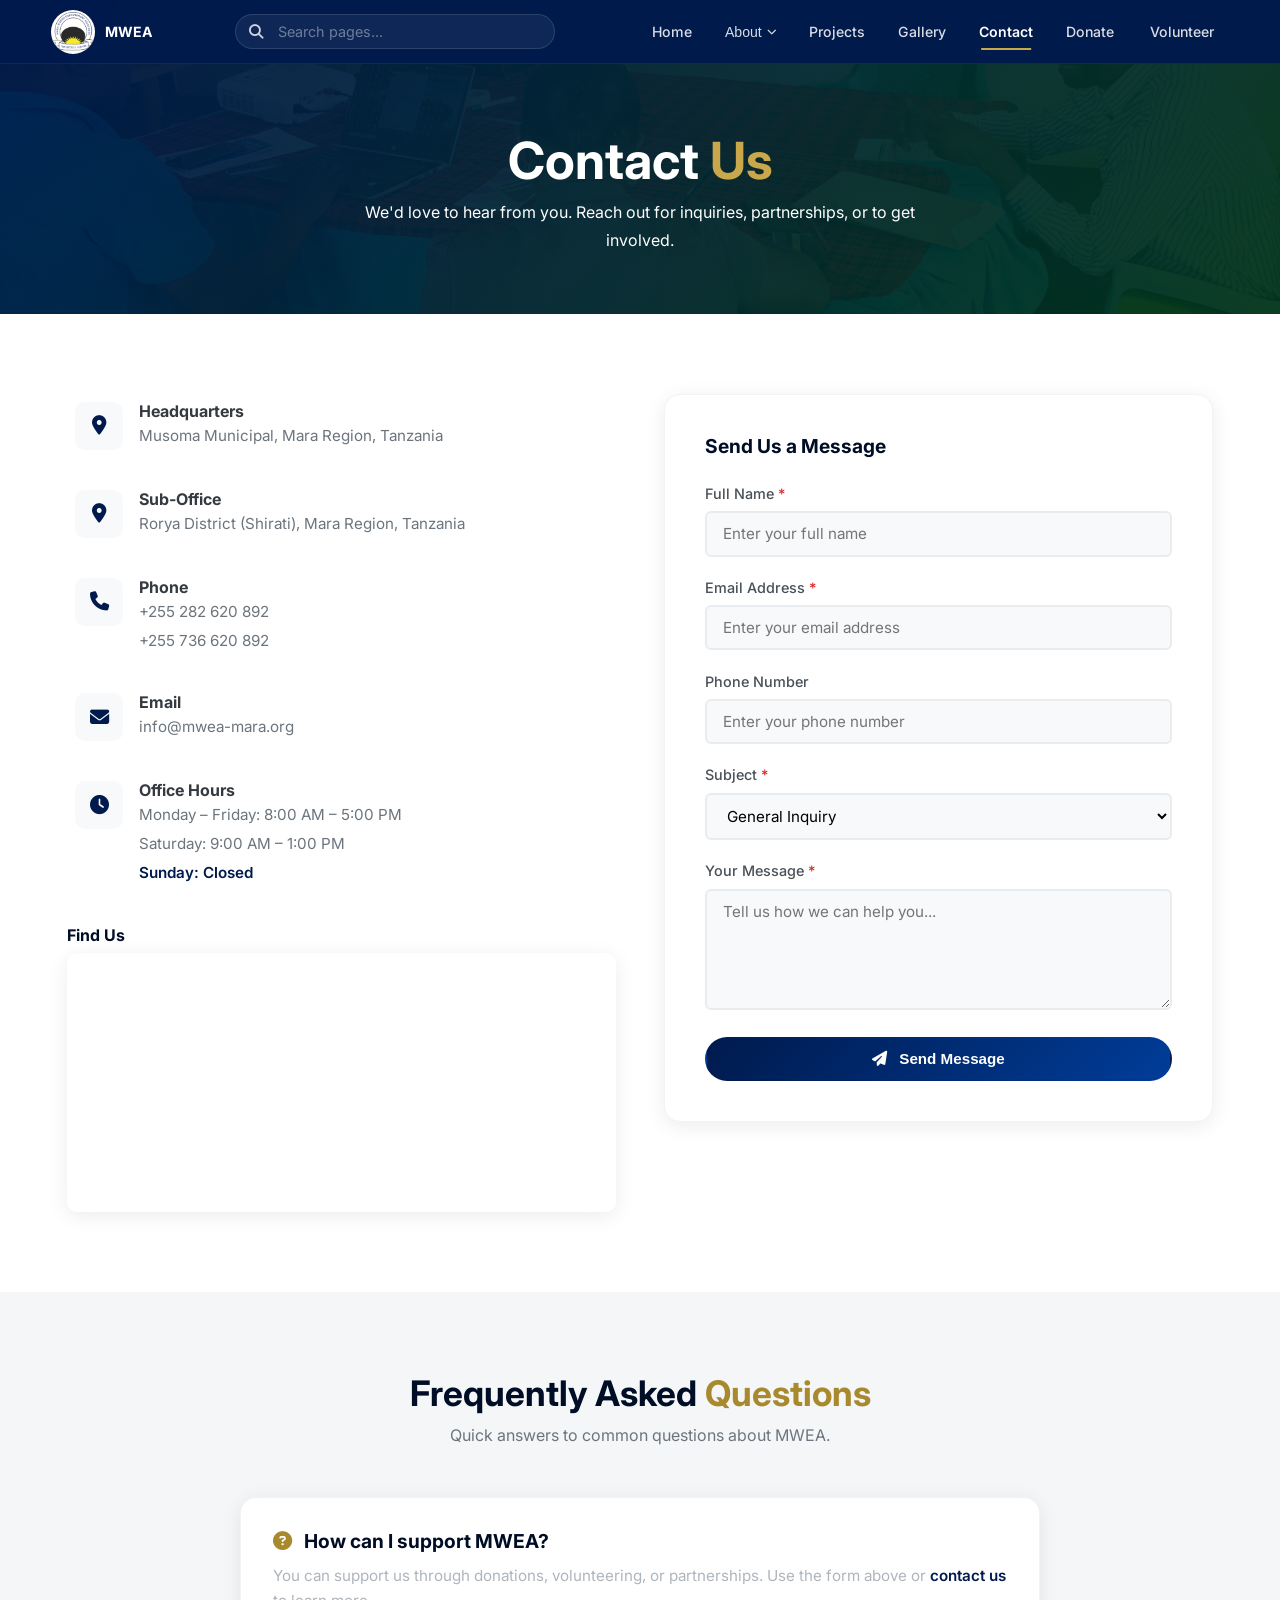
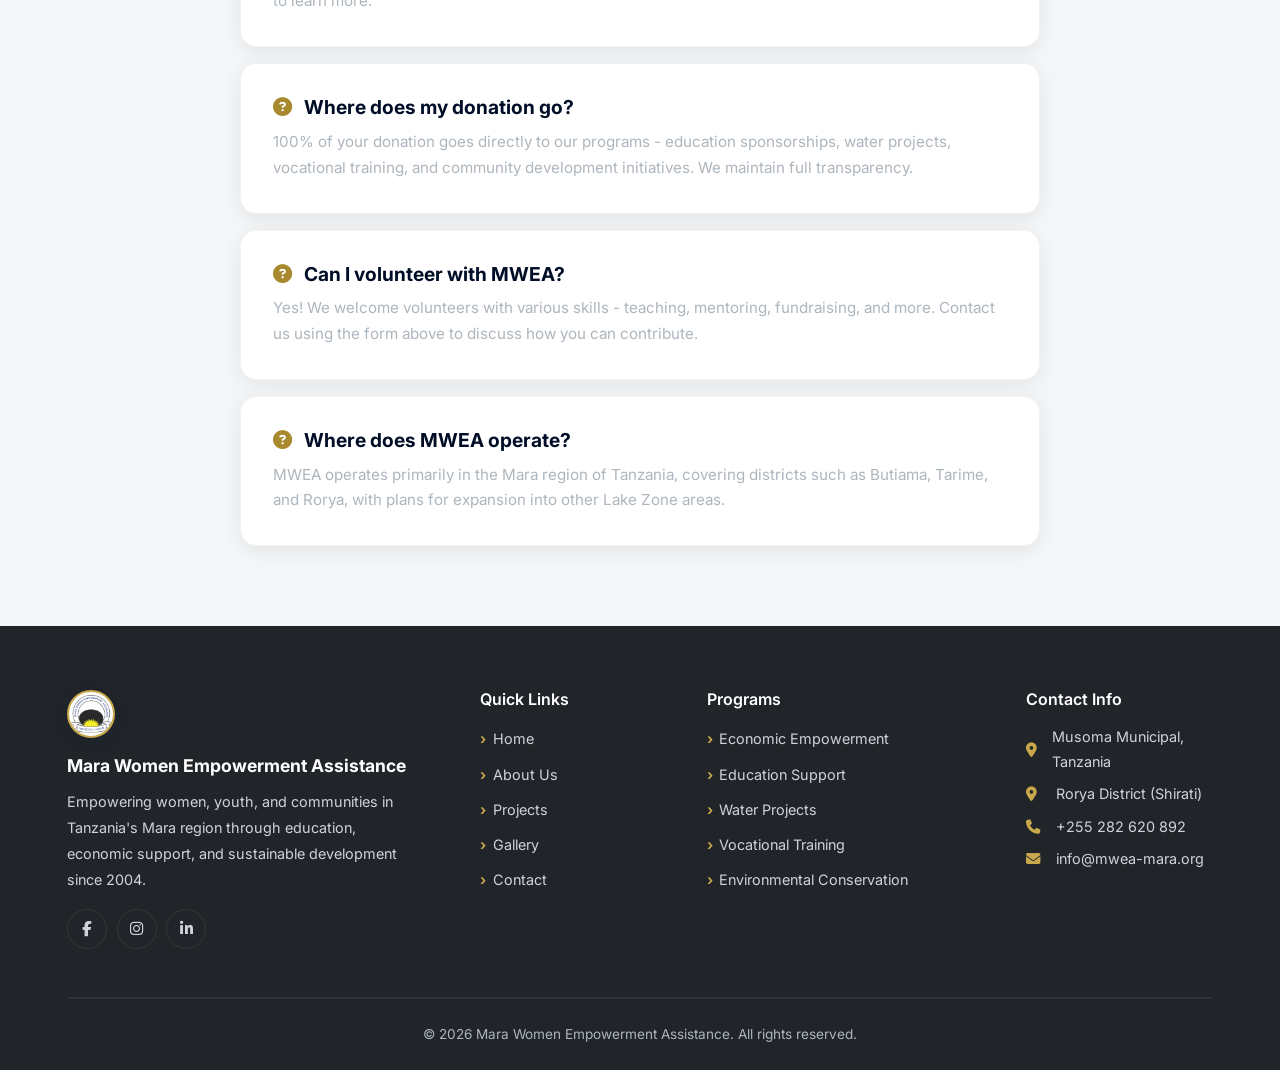
<file: contact.html>
<!DOCTYPE html>
<html lang="en">
<head>
  <meta charset="UTF-8" />
  <meta name="viewport" content="width=device-width, initial-scale=1.0" />
  <title>Contact - MWEA | Mara Women Empowerment Assistance</title>
  <meta name="description" content="Get in touch with MWEA. Contact us for inquiries, partnerships, volunteering, or donations in Tanzania's Mara region." />
  
  <link rel="preconnect" href="https://fonts.googleapis.com">
  <link rel="preconnect" href="https://fonts.gstatic.com" crossorigin>
  <link href="https://fonts.googleapis.com/css2?family=Inter:wght@300;400;500;600;700;800;900&display=swap" rel="stylesheet">
  <link rel="stylesheet" href="https://cdnjs.cloudflare.com/ajax/libs/font-awesome/6.5.0/css/all.min.css">
  <link rel="stylesheet" href="css/style.css">
</head>
<body>

<!-- ===== HEADER ===== -->
<header class="site-header" id="header" role="banner">
  <div class="container header-inner">
    <a href="index.html" class="brand" aria-label="MWEA Home">
      <div class="brand-logo">
        <img src="image/mwea-logo.png" alt="MWEA Logo" onerror="this.style.display='none';this.parentElement.textContent='MWEA'">
      </div>
      <span class="brand-name">MWEA</span>
    </a>

    <div class="search-container">
      <i class="fas fa-search search-icon"></i>
      <input type="text" id="searchInput" placeholder="Search pages..." aria-label="Search website" autocomplete="off">
      <button class="search-clear" id="searchClear" aria-label="Clear search">✕</button>
      <div class="search-results" id="searchResults"></div>
    </div>

    <button class="nav-toggle" id="navToggle" aria-label="Toggle navigation menu" aria-expanded="false">
      <i class="fas fa-bars"></i>
    </button>

    <nav id="primaryNav" class="nav" aria-label="Main navigation">
      <button class="nav-close" id="navClose" aria-label="Close menu">✕</button>
      
      <div class="nav-search-mobile">
        <input type="text" id="searchInputMobile" placeholder="Search...">
      </div>
      
      <ul class="nav-list">
        <li><a href="index.html">Home</a></li>
        <li class="has-dropdown">
          <button class="dropdown-toggle" aria-expanded="false">About <i class="fas fa-chevron-down" style="font-size:0.6rem;"></i></button>
          <ul class="dropdown">
            <li><a href="about.html"><i class="fas fa-info-circle"></i> Who We Are</a></li>
            <li><a href="about.html#mission"><i class="fas fa-bullseye"></i> Mission</a></li>
            <li><a href="about.html#vision"><i class="fas fa-eye"></i> Vision</a></li>
          </ul>
        </li>
        <li><a href="projects.html">Projects</a></li>
        <li><a href="gallery.html">Gallery</a></li>
        <li><a href="contact.html" class="active">Contact</a></li>
        <li class="nav-actions">
          <a href="contact.html?subject=donation" class="nav-btn nav-btn-donate">Donate</a>
          <a href="contact.html?subject=volunteer" class="nav-btn nav-btn-volunteer">Volunteer</a>
        </li>
      </ul>
    </nav>
  </div>
</header>

<!-- ===== PAGE HEADER ===== -->
<section class="page-header" style="background: linear-gradient(135deg, rgba(0, 26, 77, 0.95) 0%, rgba(0, 51, 25, 0.95) 100%), url('image/Contact.jpg') center/cover;">
  <div class="container">
    <h1 data-aos="fade-up">Contact <span class="highlight">Us</span></h1>
    <p data-aos="fade-up" data-aos-delay="100">We'd love to hear from you. Reach out for inquiries, partnerships, or to get involved.</p>
  </div>
</section>

<!-- ===== CONTACT ===== -->
<section class="section-padding">
  <div class="container">
    <div class="contact-grid">
      <!-- Contact Info -->
      <div>
        <div class="contact-info-item" data-aos="fade-up">
          <div class="icon"><i class="fas fa-map-marker-alt"></i></div>
          <div>
            <h4>Headquarters</h4>
            <p>Musoma Municipal, Mara Region, Tanzania</p>
          </div>
        </div>
        
        <div class="contact-info-item" data-aos="fade-up" data-aos-delay="100">
          <div class="icon"><i class="fas fa-location-dot"></i></div>
          <div>
            <h4>Sub-Office</h4>
            <p>Rorya District (Shirati), Mara Region, Tanzania</p>
          </div>
        </div>
        
        <div class="contact-info-item" data-aos="fade-up" data-aos-delay="150">
          <div class="icon"><i class="fas fa-phone"></i></div>
          <div>
            <h4>Phone</h4>
            <p>+255 282 620 892</p>
            <p style="margin-top:0.2rem;">+255 736 620 892</p>
          </div>
        </div>
        
        <div class="contact-info-item" data-aos="fade-up" data-aos-delay="200">
          <div class="icon"><i class="fas fa-envelope"></i></div>
          <div>
            <h4>Email</h4>
            <p>info@mwea-mara.org</p>
          </div>
        </div>
        
        <div class="contact-info-item" data-aos="fade-up" data-aos-delay="250">
          <div class="icon"><i class="fas fa-clock"></i></div>
          <div>
            <h4>Office Hours</h4>
            <p>Monday – Friday: 8:00 AM – 5:00 PM</p>
            <p style="margin-top:0.2rem;">Saturday: 9:00 AM – 1:00 PM</p>
            <p style="margin-top:0.2rem;color:var(--primary);font-weight:600;">Sunday: Closed</p>
          </div>
        </div>
        
        <!-- Map -->
        <div data-aos="fade-up" data-aos-delay="300" style="margin-top:2rem;">
          <h4 style="color:var(--primary-dark);margin-bottom:0.5rem;">Find Us</h4>
          <div style="border-radius:var(--radius-md);overflow:hidden;box-shadow:var(--shadow-md);">
            <iframe 
              src="https://www.google.com/maps/embed?pb=!1m18!1m12!1m3!1d5044.512279145469!2d33.80249588118916!3d-1.5040224831678028!2m3!1f0!2f0!3f0!3m2!1i1024!2i768!4f13.1!3m3!1m2!1s0x19d301e88cc1b05d%3A0x748d1fb20aa724ba!2sMara%20Women%20Empowerment%20Assistance!5e0!3m2!1sen!2stz!4v1758178488206!5m2!1sen!2stz" 
              width="100%" 
              height="250" 
              style="border:0;" 
              allowfullscreen="" 
              loading="lazy" 
              referrerpolicy="no-referrer-when-downgrade"
              title="MWEA Location"
            ></iframe>
          </div>
        </div>
      </div>

      <!-- Contact Form -->
      <div data-aos="fade-up" data-aos-delay="100">
        <form class="contact-form" id="contactForm" action="https://formspree.io/f/mnngpbwq" method="POST">
          <h3 style="color:var(--primary-dark);margin-bottom:1.5rem;">Send Us a Message</h3>
          
          <div class="form-group">
            <label for="name">Full Name <span style="color:#dc2626;">*</span></label>
            <input type="text" id="name" name="name" required placeholder="Enter your full name">
          </div>
          
          <div class="form-group">
            <label for="email">Email Address <span style="color:#dc2626;">*</span></label>
            <input type="email" id="email" name="_replyto" required placeholder="Enter your email address">
          </div>
          
          <div class="form-group">
            <label for="phone">Phone Number</label>
            <input type="tel" id="phone" name="phone" placeholder="Enter your phone number">
          </div>
          
          <div class="form-group">
            <label for="subject">Subject <span style="color:#dc2626;">*</span></label>
            <select id="subject" name="subject" required>
              <option value="general">General Inquiry</option>
              <option value="donation">Donation / Support</option>
              <option value="volunteer">Volunteer Opportunities</option>
              <option value="partnership">Partnership / Collaboration</option>
              <option value="sponsorship">Sponsorship</option>
              <option value="feedback">Feedback / Suggestion</option>
              <option value="complaint">Complaint</option>
              <option value="other">Other</option>
            </select>
          </div>
          
          <div class="form-group">
            <label for="message">Your Message <span style="color:#dc2626;">*</span></label>
            <textarea id="message" name="message" rows="5" required placeholder="Tell us how we can help you..."></textarea>
          </div>
          
          <button type="submit" class="btn btn-block">
            <i class="fas fa-paper-plane" style="margin-right:0.5rem;"></i> Send Message
          </button>
          
          <div id="formStatus"></div>
        </form>
      </div>
    </div>
  </div>
</section>

<!-- ===== FAQ ===== -->
<section class="section-padding section-light">
  <div class="container">
    <div class="section-title" data-aos="fade-up">
      <h2>Frequently Asked <span class="highlight">Questions</span></h2>
      <p>Quick answers to common questions about MWEA.</p>
    </div>
    
    <div style="max-width:800px;margin:0 auto;">
      <div class="card" data-aos="fade-up" data-aos-delay="100">
        <h3 style="color:var(--primary-dark);"><i class="fas fa-question-circle" style="color:var(--accent-dark);margin-right:0.5rem;"></i> How can I support MWEA?</h3>
        <p style="color:var(--gray-500);">You can support us through donations, volunteering, or partnerships. Use the form above or <a href="#contact" style="color:var(--primary);font-weight:600;">contact us</a> to learn more.</p>
      </div>
      
      <div class="card" data-aos="fade-up" data-aos-delay="150" style="margin-top:1rem;">
        <h3 style="color:var(--primary-dark);"><i class="fas fa-question-circle" style="color:var(--accent-dark);margin-right:0.5rem;"></i> Where does my donation go?</h3>
        <p style="color:var(--gray-500);">100% of your donation goes directly to our programs - education sponsorships, water projects, vocational training, and community development initiatives. We maintain full transparency.</p>
      </div>
      
      <div class="card" data-aos="fade-up" data-aos-delay="200" style="margin-top:1rem;">
        <h3 style="color:var(--primary-dark);"><i class="fas fa-question-circle" style="color:var(--accent-dark);margin-right:0.5rem;"></i> Can I volunteer with MWEA?</h3>
        <p style="color:var(--gray-500);">Yes! We welcome volunteers with various skills - teaching, mentoring, fundraising, and more. Contact us using the form above to discuss how you can contribute.</p>
      </div>
      
      <div class="card" data-aos="fade-up" data-aos-delay="250" style="margin-top:1rem;">
        <h3 style="color:var(--primary-dark);"><i class="fas fa-question-circle" style="color:var(--accent-dark);margin-right:0.5rem;"></i> Where does MWEA operate?</h3>
        <p style="color:var(--gray-500);">MWEA operates primarily in the Mara region of Tanzania, covering districts such as Butiama, Tarime, and Rorya, with plans for expansion into other Lake Zone areas.</p>
      </div>
    </div>
  </div>
</section>

<!-- ===== FOOTER ===== -->
<footer class="site-footer" role="contentinfo">
  <div class="container">
    <div class="footer-grid">
      <div class="footer-brand">
        <div class="brand-logo footer-logo" style="background:var(--white);color:var(--primary-dark);display:flex;align-items:center;justify-content:center;font-size:1.4rem;font-weight:900;border:2px solid var(--accent);"><img src="image/mwea-logo.png" alt="MWEA Logo" style="max-width:100%;height:auto;"></div>
        <span class="brand-name" style="color:var(--white);font-size:1.1rem;display:block;margin-bottom:0.5rem;">Mara Women Empowerment Assistance</span>
        <p>Empowering women, youth, and communities in Tanzania's Mara region through education, economic support, and sustainable development since 2004.</p>
        <div class="social-links">
          <a href="https://www.facebook.com/MaraWomenEmpowermentAssistance?mibextid=rS40aB7S9Ucbxw6v" aria-label="Facebook"><i class="fa-brands fa-facebook-f"></i></a>
          <a href="https://www.instagram.com/mwea_tanzania?igsh=b3UycHdxbGdlbHFv" aria-label="Instagram"><i class="fa-brands fa-instagram"></i></a>
          <a href="https://www.linkedin.com/company/mwea-tanzania" aria-label="LinkedIn"><i class="fa-brands fa-linkedin-in"></i></a>
        </div>
      </div>
      <div>
        <h4 class="footer-title">Quick Links</h4>
        <ul class="footer-links">
          <li><a href="index.html">Home</a></li>
          <li><a href="about.html">About Us</a></li>
          <li><a href="projects.html">Projects</a></li>
          <li><a href="gallery.html">Gallery</a></li>
          <li><a href="contact.html">Contact</a></li>
        </ul>
      </div>
      <div>
        <h4 class="footer-title">Programs</h4>
        <ul class="footer-links">
          <li><a href="projects.html">Economic Empowerment</a></li>
          <li><a href="projects.html">Education Support</a></li>
          <li><a href="projects.html">Water Projects</a></li>
          <li><a href="projects.html">Vocational Training</a></li>
          <li><a href="projects.html">Environmental Conservation</a></li>
        </ul>
      </div>
      <div>
        <h4 class="footer-title">Contact Info</h4>
        <div class="footer-contact">
          <p><i class="fas fa-map-marker-alt"></i> Musoma Municipal, Tanzania</p>
          <p><i class="fas fa-location-dot"></i> Rorya District (Shirati)</p>
          <p><i class="fas fa-phone"></i> +255 282 620 892</p>
          <p><i class="fas fa-envelope"></i> info@mwea-mara.org</p>
        </div>
      </div>
    </div>
    <div class="footer-bottom">
      <p>&copy; <span id="year"></span> Mara Women Empowerment Assistance. All rights reserved.</p>
    </div>
  </div>
</footer>

<script src="js/script.js"></script>

</body>
</html>
</file>
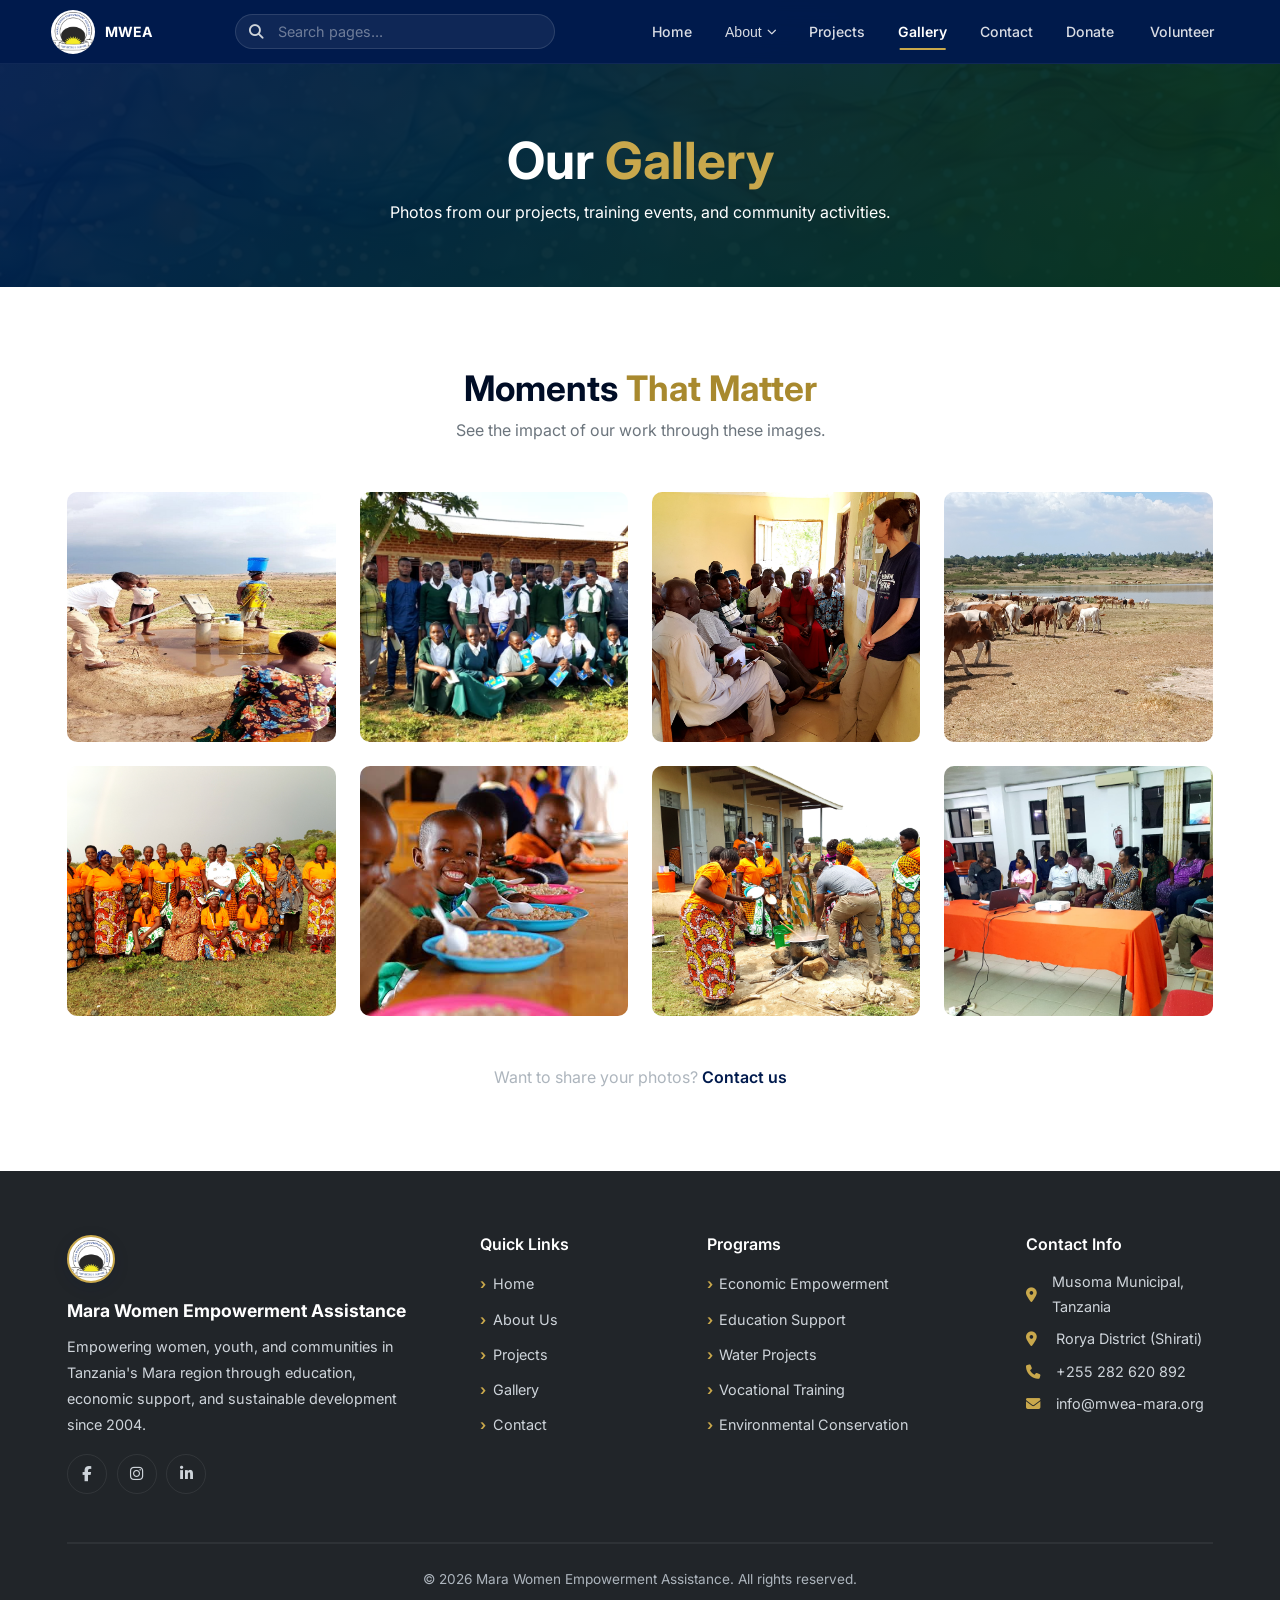
<file: gallery.html>
<!DOCTYPE html>
<html lang="en">
<head>
  <meta charset="UTF-8" />
  <meta name="viewport" content="width=device-width, initial-scale=1.0" />
  <title>Gallery - MWEA | Mara Women Empowerment Assistance</title>
  <meta name="description" content="View photos from MWEA's projects, training events, and community activities in Tanzania's Mara region." />
  
  <link rel="preconnect" href="https://fonts.googleapis.com">
  <link rel="preconnect" href="https://fonts.gstatic.com" crossorigin>
  <link href="https://fonts.googleapis.com/css2?family=Inter:wght@300;400;500;600;700;800;900&display=swap" rel="stylesheet">
  <link rel="stylesheet" href="https://cdnjs.cloudflare.com/ajax/libs/font-awesome/6.5.0/css/all.min.css">
  <link rel="stylesheet" href="css/style.css">
</head>
<body>

<!-- ===== HEADER ===== -->
<header class="site-header" id="header" role="banner">
  <div class="container header-inner">
    <a href="index.html" class="brand" aria-label="MWEA Home">
      <div class="brand-logo">
        <img src="image/mwea-logo.png" alt="MWEA Logo" onerror="this.style.display='none';this.parentElement.textContent='MWEA'">
      </div>
      <span class="brand-name">MWEA</span>
    </a>

    <div class="search-container">
      <i class="fas fa-search search-icon"></i>
      <input type="text" id="searchInput" placeholder="Search pages..." aria-label="Search website" autocomplete="off">
      <button class="search-clear" id="searchClear" aria-label="Clear search">✕</button>
      <div class="search-results" id="searchResults"></div>
    </div>

    <button class="nav-toggle" id="navToggle" aria-label="Toggle navigation menu" aria-expanded="false">
      <i class="fas fa-bars"></i>
    </button>

    <nav id="primaryNav" class="nav" aria-label="Main navigation">
      <button class="nav-close" id="navClose" aria-label="Close menu">✕</button>
      
      <div class="nav-search-mobile">
        <input type="text" id="searchInputMobile" placeholder="Search...">
      </div>
      
      <ul class="nav-list">
        <li><a href="index.html">Home</a></li>
        <li class="has-dropdown">
          <button class="dropdown-toggle" aria-expanded="false">About <i class="fas fa-chevron-down" style="font-size:0.6rem;"></i></button>
          <ul class="dropdown">
            <li><a href="about.html"><i class="fas fa-info-circle"></i> Who We Are</a></li>
            <li><a href="about.html#mission"><i class="fas fa-bullseye"></i> Mission</a></li>
            <li><a href="about.html#vision"><i class="fas fa-eye"></i> Vision</a></li>
          </ul>
        </li>
        <li><a href="projects.html">Projects</a></li>
        <li><a href="gallery.html" class="active">Gallery</a></li>
        <li><a href="contact.html">Contact</a></li>
        <li class="nav-actions">
          <a href="contact.html?subject=donation" class="nav-btn nav-btn-donate">Donate</a>
          <a href="contact.html?subject=volunteer" class="nav-btn nav-btn-volunteer">Volunteer</a>
        </li>
      </ul>
    </nav>
  </div>
</header>

<!-- ===== PAGE HEADER ===== -->
<section class="page-header" style="background: linear-gradient(135deg, rgba(0, 26, 77, 0.95) 0%, rgba(0, 51, 25, 0.95) 100%), url('image/gallery.jpg') center/cover;">
  <div class="container">
    <h1 data-aos="fade-up">Our <span class="highlight">Gallery</span></h1>
    <p data-aos="fade-up" data-aos-delay="100">Photos from our projects, training events, and community activities.</p>
  </div>
</section>

<!-- ===== GALLERY ===== -->
<section class="section-padding">
  <div class="container">
    <div class="section-title" data-aos="fade-up">
      <h2>Moments <span class="highlight">That Matter</span></h2>
      <p>See the impact of our work through these images.</p>
    </div>

    <div class="gallery-grid">
      <div class="gallery-item" data-aos="zoom-in" data-aos-delay="100">
        <img src="image/water...jpg" alt="Community water project" >
        <div class="gallery-overlay">
          <span>Water Project Launch</span>
        </div>
      </div>

      <div class="gallery-item" data-aos="zoom-in" data-aos-delay="150">
        <img src="image/students.jpg" alt="Education program">
        <div class="gallery-overlay">
          <span>Education Support</span>
        </div>
      </div>

      <div class="gallery-item" data-aos="zoom-in" data-aos-delay="200">
        <img src="image/mentor.jpg" alt="Vocational training">
        <div class="gallery-overlay">
          <span>Vocational Training</span>
        </div>
      </div>

      <div class="gallery-item" data-aos="zoom-in" data-aos-delay="250">
        <img src="image/masurura-water.jpg" alt="Agriculture project">
        <div class="gallery-overlay">
          <span>Agriculture Support</span>
        </div>
      </div>

      <div class="gallery-item" data-aos="zoom-in" data-aos-delay="300">
        <img src="image/women.jpg" alt="Women empowerment">
        <div class="gallery-overlay">
          <span>Women's Empowerment</span>
        </div>
      </div>

      <div class="gallery-item" data-aos="zoom-in" data-aos-delay="350">
        <img src="image/nutrition.jpg" alt="Health program">
        <div class="gallery-overlay">
          <span>Health & Nutrition</span>
        </div>
      </div>

      <div class="gallery-item" data-aos="zoom-in" data-aos-delay="400">
        <img src="image/community.jpg" alt="Community event">
        <div class="gallery-overlay">
          <span>Community Events</span>
        </div>
      </div>

      <div class="gallery-item" data-aos="zoom-in" data-aos-delay="450">
        <img src="image/Youth.jpg" alt="Youth program">
        <div class="gallery-overlay">
          <span>Youth Programs</span>
        </div>
      </div>
    </div>

    <div class="text-center mt-3" data-aos="fade-up">
      <p style="color:var(--gray-500);">Want to share your photos? <a href="contact.html" style="color:var(--primary);font-weight:600;">Contact us</a></p>
    </div>
  </div>
</section>

<!-- ===== FOOTER ===== -->
<footer class="site-footer" role="contentinfo">
  <div class="container">
    <div class="footer-grid">
      <div class="footer-brand">
        <div class="brand-logo footer-logo" style="background:var(--white);color:var(--primary-dark);display:flex;align-items:center;justify-content:center;font-size:1.4rem;font-weight:900;border:2px solid var(--accent);"><img src="image/mwea-logo.png" alt="MWEA Logo" style="max-width:100%;height:auto;"></div>
        <span class="brand-name" style="color:var(--white);font-size:1.1rem;display:block;margin-bottom:0.5rem;">Mara Women Empowerment Assistance</span>
        <p>Empowering women, youth, and communities in Tanzania's Mara region through education, economic support, and sustainable development since 2004.</p>
        <div class="social-links">
          <a href="https://www.facebook.com/MaraWomenEmpowermentAssistance?mibextid=rS40aB7S9Ucbxw6v" aria-label="Facebook"><i class="fa-brands fa-facebook-f"></i></a>
          <a href="https://www.instagram.com/mwea_tanzania?igsh=b3UycHdxbGdlbHFv" aria-label="Instagram"><i class="fa-brands fa-instagram"></i></a>
          <a href="https://www.linkedin.com/company/mwea-tanzania" aria-label="LinkedIn"><i class="fa-brands fa-linkedin-in"></i></a>
        </div>
      </div>
      <div>
        <h4 class="footer-title">Quick Links</h4>
        <ul class="footer-links">
          <li><a href="index.html">Home</a></li>
          <li><a href="about.html">About Us</a></li>
          <li><a href="projects.html">Projects</a></li>
          <li><a href="gallery.html">Gallery</a></li>
          <li><a href="contact.html">Contact</a></li>
        </ul>
      </div>
      <div>
        <h4 class="footer-title">Programs</h4>
        <ul class="footer-links">
          <li><a href="projects.html">Economic Empowerment</a></li>
          <li><a href="projects.html">Education Support</a></li>
          <li><a href="projects.html">Water Projects</a></li>
          <li><a href="projects.html">Vocational Training</a></li>
          <li><a href="projects.html">Environmental Conservation</a></li>
        </ul>
      </div>
      <div>
        <h4 class="footer-title">Contact Info</h4>
        <div class="footer-contact">
          <p><i class="fas fa-map-marker-alt"></i> Musoma Municipal, Tanzania</p>
          <p><i class="fas fa-location-dot"></i> Rorya District (Shirati)</p>
          <p><i class="fas fa-phone"></i> +255 282 620 892</p>
          <p><i class="fas fa-envelope"></i> info@mwea-mara.org</p>
        </div>
      </div>
    </div>
    <div class="footer-bottom">
      <p>&copy; <span id="year"></span> Mara Women Empowerment Assistance. All rights reserved.</p>
    </div>
  </div>
</footer>

<script src="js/script.js"></script>

</body>
</html>
</file>
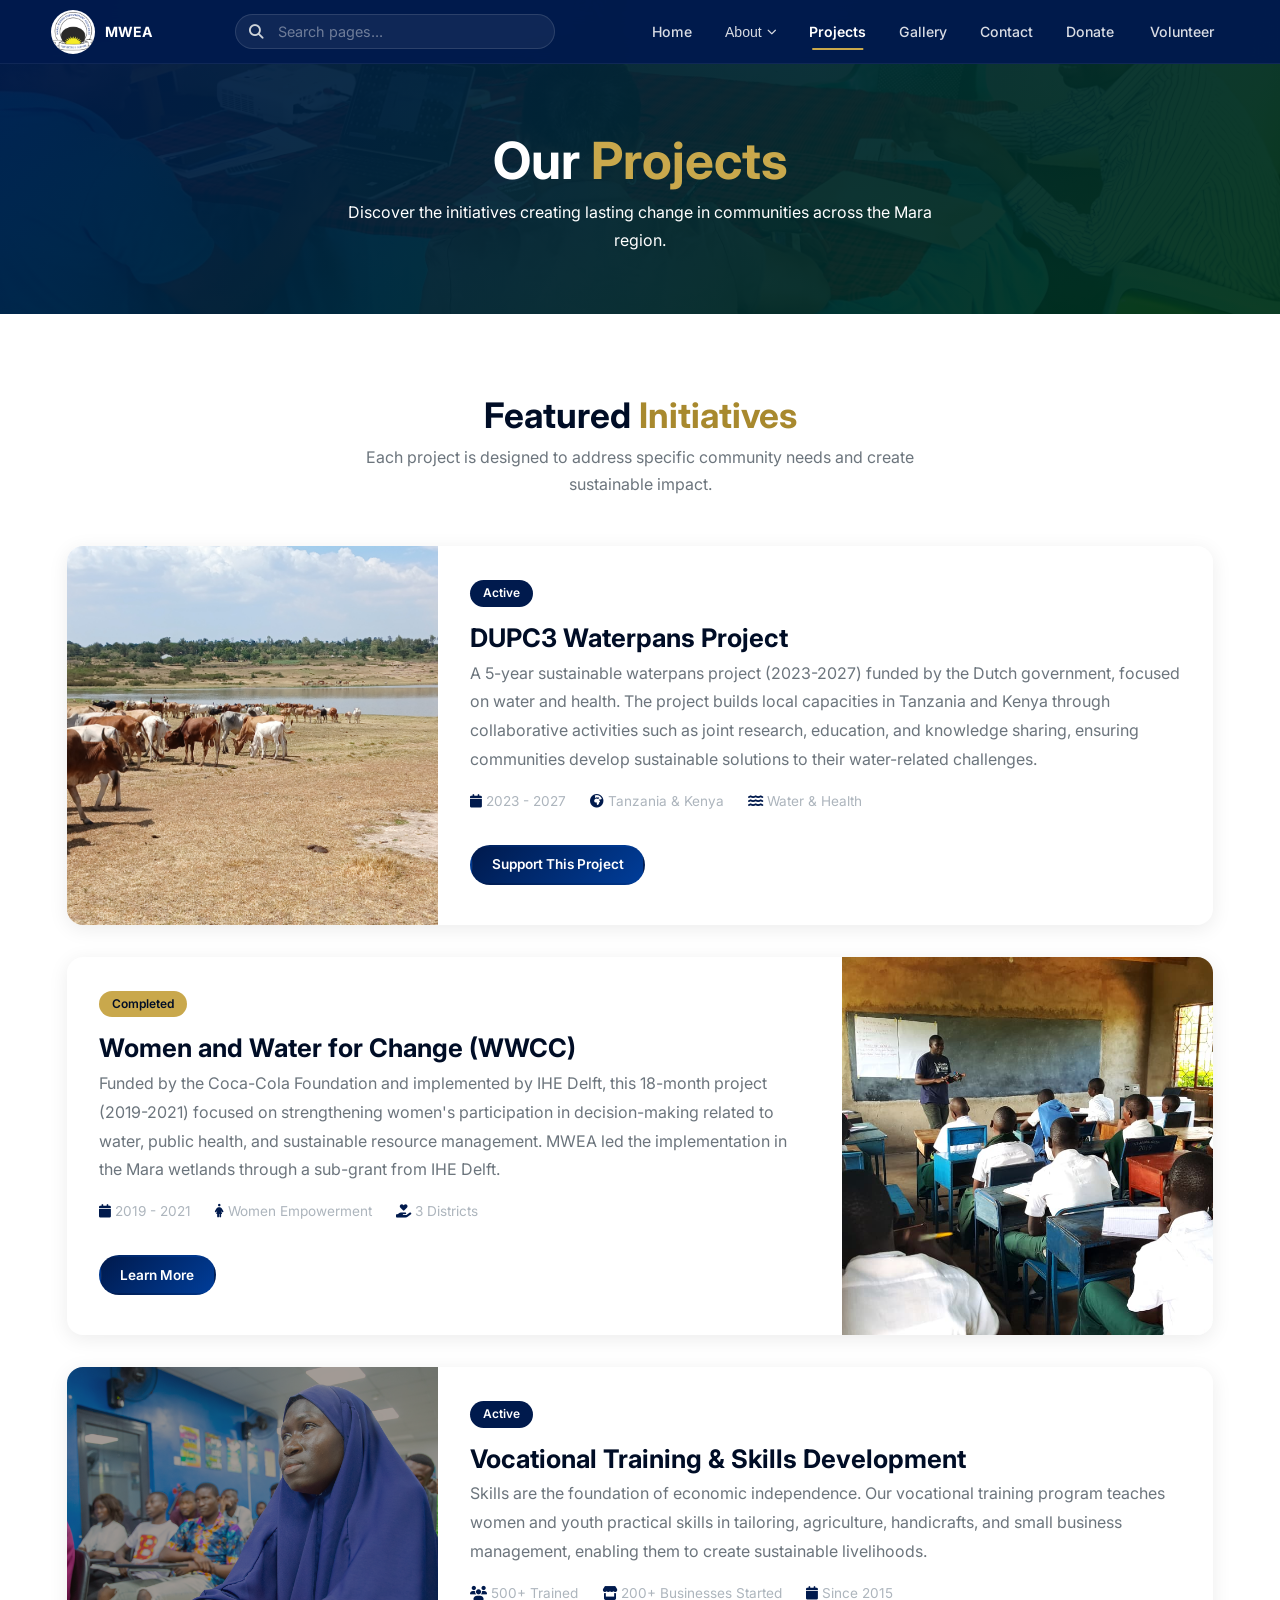
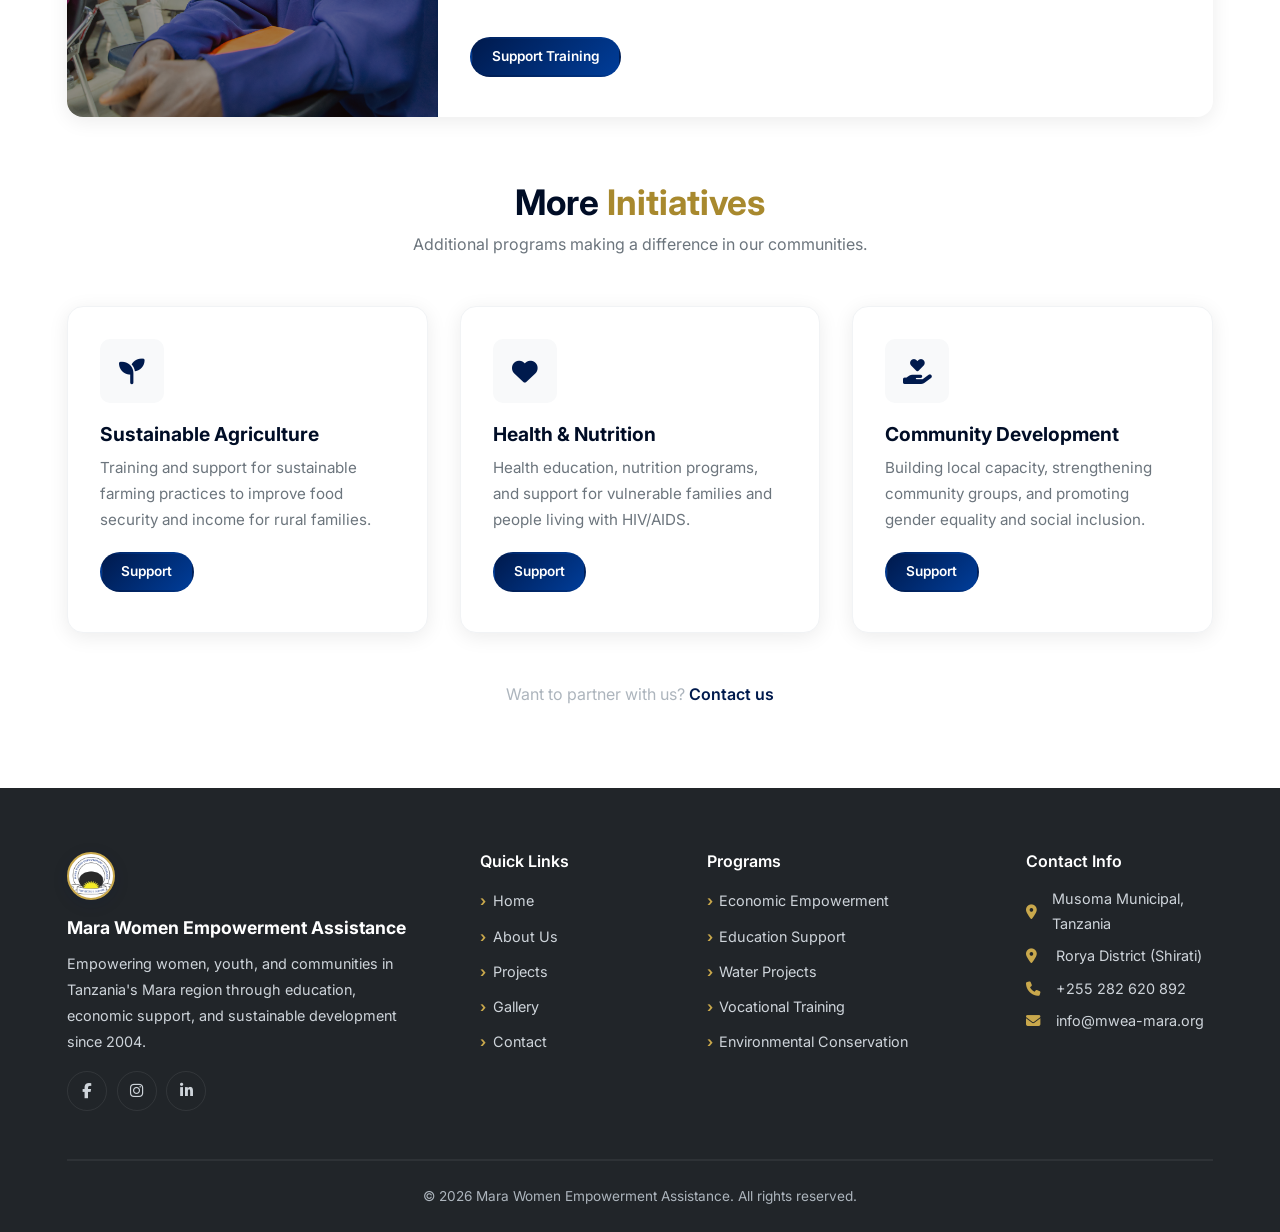
<file: projects.html>
<!DOCTYPE html>
<html lang="en">
<head>
  <meta charset="UTF-8" />
  <meta name="viewport" content="width=device-width, initial-scale=1.0" />
  <title>Projects - MWEA | Mara Women Empowerment Assistance</title>
  <meta name="description" content="Explore MWEA's community projects including water pans, education sponsorship, vocational training, and agricultural programs in Tanzania's Mara region." />
  
  <link rel="preconnect" href="https://fonts.googleapis.com">
  <link rel="preconnect" href="https://fonts.gstatic.com" crossorigin>
  <link href="https://fonts.googleapis.com/css2?family=Inter:wght@300;400;500;600;700;800;900&display=swap" rel="stylesheet">
  <link rel="stylesheet" href="https://cdnjs.cloudflare.com/ajax/libs/font-awesome/6.5.0/css/all.min.css">
  <link rel="stylesheet" href="css/style.css">
</head>
<body>

<!-- ===== HEADER ===== -->
<header class="site-header" id="header" role="banner">
  <div class="container header-inner">
    <a href="index.html" class="brand" aria-label="MWEA Home">
      <div class="brand-logo">
        <img src="image/mwea-logo.png" alt="MWEA Logo" onerror="this.style.display='none';this.parentElement.textContent='MWEA'">
      </div>
      <span class="brand-name">MWEA</span>
    </a>

    <div class="search-container">
      <i class="fas fa-search search-icon"></i>
      <input type="text" id="searchInput" placeholder="Search pages..." aria-label="Search website" autocomplete="off">
      <button class="search-clear" id="searchClear" aria-label="Clear search">✕</button>
      <div class="search-results" id="searchResults"></div>
    </div>

    <button class="nav-toggle" id="navToggle" aria-label="Toggle navigation menu" aria-expanded="false">
      <i class="fas fa-bars"></i>
    </button>

    <nav id="primaryNav" class="nav" aria-label="Main navigation">
      <button class="nav-close" id="navClose" aria-label="Close menu">✕</button>
      
      <div class="nav-search-mobile">
        <input type="text" id="searchInputMobile" placeholder="Search...">
      </div>
      
      <ul class="nav-list">
        <li><a href="index.html">Home</a></li>
        <li class="has-dropdown">
          <button class="dropdown-toggle" aria-expanded="false">About <i class="fas fa-chevron-down" style="font-size:0.6rem;"></i></button>
          <ul class="dropdown">
            <li><a href="about.html"><i class="fas fa-info-circle"></i> Who We Are</a></li>
            <li><a href="about.html#mission"><i class="fas fa-bullseye"></i> Mission</a></li>
            <li><a href="about.html#vision"><i class="fas fa-eye"></i> Vision</a></li>
            <li><a href="about.html#journey"><i class="fas fa-timeline"></i> Our Journey</a></li>
          </ul>
        </li>
        <li><a href="projects.html" class="active">Projects</a></li>
        <li><a href="gallery.html">Gallery</a></li>
        <li><a href="contact.html">Contact</a></li>
        <li class="nav-actions">
          <a href="contact.html?subject=donation" class="nav-btn nav-btn-donate">Donate</a>
          <a href="contact.html?subject=volunteer" class="nav-btn nav-btn-volunteer">Volunteer</a>
        </li>
      </ul>
    </nav>
  </div>
</header>

<!-- ===== PAGE HEADER ===== -->
<section class="page-header" style="background: linear-gradient(135deg, rgba(0, 26, 77, 0.95) 0%, rgba(0, 51, 25, 0.95) 100%), url('image/Contact.jpg') center/cover;">
  <div class="container">
    <h1 data-aos="fade-up">Our <span class="highlight">Projects</span></h1>
    <p data-aos="fade-up" data-aos-delay="100">Discover the initiatives creating lasting change in communities across the Mara region.</p>
  </div>
</section>

<!-- ===== ALL PROJECTS ===== -->
<section class="section-padding">
  <div class="container">
    <div class="section-title" data-aos="fade-up">
      <h2>Featured <span class="highlight">Initiatives</span></h2>
      <p>Each project is designed to address specific community needs and create sustainable impact.</p>
    </div>

    <!-- Project 1: DUPC3 Waterpans -->
    <div class="project-card" data-aos="fade-up" style="margin-bottom:2rem;display:grid;grid-template-columns:1fr 2fr;gap:2rem;background:var(--white);border-radius:var(--radius-lg);overflow:hidden;box-shadow:var(--shadow-md);">
      <img src="image/masurura-water.jpg" alt="DUPC3 Waterpans Project" class="project-image" style="height:100%;min-height:300px;object-fit:cover;">
      <div class="project-info" style="padding:2rem 2rem 2rem 0;">
        <span class="project-tag" style="background:var(--primary);color:var(--white);">Active</span>
        <h3 style="color:var(--primary-dark);font-size:1.6rem;margin-top:0.5rem;">DUPC3 Waterpans Project</h3>
        <p style="color:var(--gray-600);font-size:1rem;line-height:1.8;margin-bottom:1rem;">
          A 5-year sustainable waterpans project (2023-2027) funded by the Dutch government, focused on water and health. 
          The project builds local capacities in Tanzania and Kenya through collaborative activities such as joint research, 
          education, and knowledge sharing, ensuring communities develop sustainable solutions to their water-related challenges.
        </p>
        <div style="display:flex;gap:1.5rem;flex-wrap:wrap;margin-bottom:1rem;">
          <span style="font-size:0.85rem;color:var(--gray-500);"><i class="fas fa-calendar" style="color:var(--primary);"></i> 2023 - 2027</span>
          <span style="font-size:0.85rem;color:var(--gray-500);"><i class="fas fa-globe-africa" style="color:var(--primary);"></i> Tanzania & Kenya</span>
          <span style="font-size:0.85rem;color:var(--gray-500);"><i class="fas fa-water" style="color:var(--primary);"></i> Water & Health</span>
        </div>
        <a href="contact.html?subject=donation" class="btn btn-sm">Support This Project</a>
      </div>
    </div>

    <!-- Project 2: WWCC -->
    <div class="project-card" data-aos="fade-up" data-aos-delay="100" style="margin-bottom:2rem;display:grid;grid-template-columns:2fr 1fr;gap:2rem;background:var(--white);border-radius:var(--radius-lg);overflow:hidden;box-shadow:var(--shadow-md);">
      <div class="project-info" style="padding:2rem 0 2rem 2rem;">
        <span class="project-tag" style="background:var(--accent);color:var(--primary-dark);">Completed</span>
        <h3 style="color:var(--primary-dark);font-size:1.6rem;margin-top:0.5rem;">Women and Water for Change (WWCC)</h3>
        <p style="color:var(--gray-600);font-size:1rem;line-height:1.8;margin-bottom:1rem;">
          Funded by the Coca-Cola Foundation and implemented by IHE Delft, this 18-month project (2019-2021) focused on 
          strengthening women's participation in decision-making related to water, public health, and sustainable resource 
          management. MWEA led the implementation in the Mara wetlands through a sub-grant from IHE Delft.
        </p>
        <div style="display:flex;gap:1.5rem;flex-wrap:wrap;margin-bottom:1rem;">
          <span style="font-size:0.85rem;color:var(--gray-500);"><i class="fas fa-calendar" style="color:var(--primary);"></i> 2019 - 2021</span>
          <span style="font-size:0.85rem;color:var(--gray-500);"><i class="fas fa-female" style="color:var(--primary);"></i> Women Empowerment</span>
          <span style="font-size:0.85rem;color:var(--gray-500);"><i class="fas fa-hand-holding-heart" style="color:var(--primary);"></i> 3 Districts</span>
        </div>
        <a href="contact.html?subject=donation" class="btn btn-sm">Learn More</a>
      </div>
      <img src="image/education.jpg" alt="WWCC Project" class="project-image" style="height:100%;min-height:300px;object-fit:cover;" onerror="this.src='data:image/svg+xml,%3Csvg xmlns=%22http://www.w3.org/2000/svg%22 width=%22400%22 height=%22300%22 viewBox=%220 0 400 300%22%3E%3Crect fill=%22%23e8f5ed%22 width=%22400%22 height=%22300%22/%3E%3Ctext x=%22200%22 y=%22150%22 text-anchor=%22middle%22 font-size=%2248%22 fill=%22%230a4a4a%22%3E💧%3C/text%3E%3C/svg%3E'">
    </div>

    <!-- Project 3: Vocational Training -->
    <div class="project-card" data-aos="fade-up" data-aos-delay="200" style="display:grid;grid-template-columns:1fr 2fr;gap:2rem;background:var(--white);border-radius:var(--radius-lg);overflow:hidden;box-shadow:var(--shadow-md);">
      <img src="image/training.webp" alt="Vocational Training" class="project-image" style="height:100%;min-height:300px;object-fit:cover;" onerror="this.src='data:image/svg+xml,%3Csvg xmlns=%22http://www.w3.org/2000/svg%22 width=%22400%22 height=%22300%22 viewBox=%220 0 400 300%22%3E%3Crect fill=%22%23e8f5ed%22 width=%22400%22 height=%22300%22/%3E%3Ctext x=%22200%22 y=%22150%22 text-anchor=%22middle%22 font-size=%2248%22 fill=%22%230a4a4a%22%3E🪡%3C/text%3E%3C/svg%3E'">
      <div class="project-info" style="padding:2rem 2rem 2rem 0;">
        <span class="project-tag" style="background:var(--primary);color:var(--white);">Active</span>
        <h3 style="color:var(--primary-dark);font-size:1.6rem;margin-top:0.5rem;">Vocational Training & Skills Development</h3>
        <p style="color:var(--gray-600);font-size:1rem;line-height:1.8;margin-bottom:1rem;">
          Skills are the foundation of economic independence. Our vocational training program teaches women and youth practical skills 
          in tailoring, agriculture, handicrafts, and small business management, enabling them to create sustainable livelihoods.
        </p>
        <div style="display:flex;gap:1.5rem;flex-wrap:wrap;margin-bottom:1rem;">
          <span style="font-size:0.85rem;color:var(--gray-500);"><i class="fas fa-users" style="color:var(--primary);"></i> 500+ Trained</span>
          <span style="font-size:0.85rem;color:var(--gray-500);"><i class="fas fa-store" style="color:var(--primary);"></i> 200+ Businesses Started</span>
          <span style="font-size:0.85rem;color:var(--gray-500);"><i class="fas fa-calendar" style="color:var(--primary);"></i> Since 2015</span>
        </div>
        <a href="contact.html?subject=donation" class="btn btn-sm">Support Training</a>
      </div>
    </div>

    <!-- More Projects Grid -->
    <div class="section-title" style="margin-top:4rem;" data-aos="fade-up">
      <h2>More <span class="highlight">Initiatives</span></h2>
      <p>Additional programs making a difference in our communities.</p>
    </div>
    <div class="cards-grid">
      <div class="card" data-aos="fade-up" data-aos-delay="100">
        <div class="card-icon"><i class="fas fa-seedling"></i></div>
        <h3>Sustainable Agriculture</h3>
        <p>Training and support for sustainable farming practices to improve food security and income for rural families.</p>
        <a href="contact.html?subject=donation" class="btn btn-sm">Support</a>
      </div>
      <div class="card" data-aos="fade-up" data-aos-delay="150">
        <div class="card-icon"><i class="fas fa-heart"></i></div>
        <h3>Health & Nutrition</h3>
        <p>Health education, nutrition programs, and support for vulnerable families and people living with HIV/AIDS.</p>
        <a href="contact.html?subject=donation" class="btn btn-sm">Support</a>
      </div>
      <div class="card" data-aos="fade-up" data-aos-delay="200">
        <div class="card-icon"><i class="fas fa-hand-holding-heart"></i></div>
        <h3>Community Development</h3>
        <p>Building local capacity, strengthening community groups, and promoting gender equality and social inclusion.</p>
        <a href="contact.html?subject=donation" class="btn btn-sm">Support</a>
      </div>
    </div>

    <div class="text-center mt-3" data-aos="fade-up">
      <p style="color:var(--gray-500);">Want to partner with us? <a href="contact.html" style="color:var(--primary);font-weight:600;">Contact us</a></p>
    </div>
  </div>
</section>

<!-- ===== FOOTER ===== -->
<footer class="site-footer" role="contentinfo">
  <div class="container">
    <div class="footer-grid">
      <div class="footer-brand">
        <div class="brand-logo footer-logo" style="background:var(--white);color:var(--primary-dark);display:flex;align-items:center;justify-content:center;font-size:1.4rem;font-weight:900;border:2px solid var(--accent);"><img src="image/mwea-logo.png" alt="MWEA Logo" style="max-width:100%;height:auto;"></div>
        <span class="brand-name" style="color:var(--white);font-size:1.1rem;display:block;margin-bottom:0.5rem;">Mara Women Empowerment Assistance</span>
        <p>Empowering women, youth, and communities in Tanzania's Mara region through education, economic support, and sustainable development since 2004.</p>
        <div class="social-links">
          <a href="https://www.facebook.com/MaraWomenEmpowermentAssistance?mibextid=rS40aB7S9Ucbxw6v" aria-label="Facebook"><i class="fa-brands fa-facebook-f"></i></a>
          <a href="https://www.instagram.com/mwea_tanzania?igsh=b3UycHdxbGdlbHFv" aria-label="Instagram"><i class="fa-brands fa-instagram"></i></a>
          <a href="https://www.linkedin.com/company/mwea-tanzania" aria-label="LinkedIn"><i class="fa-brands fa-linkedin-in"></i></a>
        </div>
      </div>
      <div>
        <h4 class="footer-title">Quick Links</h4>
        <ul class="footer-links">
          <li><a href="index.html">Home</a></li>
          <li><a href="about.html">About Us</a></li>
          <li><a href="projects.html">Projects</a></li>
          <li><a href="gallery.html">Gallery</a></li>
          <li><a href="contact.html">Contact</a></li>
        </ul>
      </div>
      <div>
        <h4 class="footer-title">Programs</h4>
        <ul class="footer-links">
          <li><a href="projects.html">Economic Empowerment</a></li>
          <li><a href="projects.html">Education Support</a></li>
          <li><a href="projects.html">Water Projects</a></li>
          <li><a href="projects.html">Vocational Training</a></li>
          <li><a href="projects.html">Environmental Conservation</a></li>
        </ul>
      </div>
      <div>
        <h4 class="footer-title">Contact Info</h4>
        <div class="footer-contact">
          <p><i class="fas fa-map-marker-alt"></i> Musoma Municipal, Tanzania</p>
          <p><i class="fas fa-location-dot"></i> Rorya District (Shirati)</p>
          <p><i class="fas fa-phone"></i> +255 282 620 892</p>
          <p><i class="fas fa-envelope"></i> info@mwea-mara.org</p>
        </div>
      </div>
    </div>
    <div class="footer-bottom">
      <p>&copy; <span id="year"></span> Mara Women Empowerment Assistance. All rights reserved.</p>
    </div>
  </div>
</footer>

<script src="js/script.js"></script>

</body>
</html>
</file>
<file: css/style.css>
/* ============================================================
   MWEA - MAIN STYLESHEET
   Version: 4.0 - Professional New Layout
   ============================================================ */

/* ===== CSS Variables ===== */
:root {
  /* Primary Colors - Dark Blue */
  --primary: #001a4d;
  --primary-dark: #000d26;
  --primary-light: #003d99;
  --primary-gradient: linear-gradient(135deg, #001a4d 0%, #003d99 100%);
  --primary-gradient-dark: linear-gradient(135deg, #000d26 0%, #001a4d 100%);
  
  /* Accent Colors - Gold */
  --accent: #c9a84c;
  --accent-light: #e8d08a;
  --accent-dark: #a8892e;
  --accent-gradient: linear-gradient(135deg, #c9a84c 0%, #e8d08a 100%);
  
  /* Neutral Colors */
  --white: #ffffff;
  --off-white: #f4f6f8;
  --gray-50: #f8f9fa;
  --gray-100: #f1f3f5;
  --gray-200: #e9ecef;
  --gray-300: #dee2e6;
  --gray-400: #ced4da;
  --gray-500: #adb5bd;
  --gray-600: #6c757d;
  --gray-700: #495057;
  --gray-800: #343a40;
  --gray-900: #212529;
  
  /* Shadows */
  --shadow-sm: 0 1px 3px rgba(0,0,0,0.06);
  --shadow-md: 0 4px 20px rgba(0,0,0,0.08);
  --shadow-lg: 0 8px 40px rgba(0,0,0,0.12);
  --shadow-xl: 0 12px 60px rgba(0,0,0,0.16);
  
  /* Border Radius */
  --radius-sm: 6px;
  --radius-md: 10px;
  --radius-lg: 16px;
  --radius-xl: 24px;
  --radius-full: 9999px;
  
  /* Transitions */
  --transition-fast: 0.2s ease;
  --transition-base: 0.3s ease;
  --transition-slow: 0.5s ease;
  --transition-bounce: 0.5s cubic-bezier(0.34, 1.56, 0.64, 1);
  
  /* Container */
  --container-max: 1200px;
  
  /* Font */
  --font-primary: 'Inter', -apple-system, BlinkMacSystemFont, 'Segoe UI', Roboto, sans-serif;
}

/* ===== Reset ===== */
*,
*::before,
*::after {
  margin: 0;
  padding: 0;
  box-sizing: border-box;
}

html {
  scroll-behavior: smooth;
  scroll-padding-top: 80px;
}

body {
  font-family: var(--font-primary);
  color: var(--gray-800);
  background: var(--white);
  line-height: 1.7;
  overflow-x: hidden;
}

img {
  max-width: 100%;
  height: auto;
  display: block;
}

a {
  text-decoration: none;
  color: inherit;
  transition: var(--transition-base);
}

ul {
  list-style: none;
}

/* ===== Container ===== */
.container {
  width: min(var(--container-max), 92%);
  margin: 0 auto;
  padding: 0 16px;
}

/* ===== Typography ===== */
h1, h2, h3, h4, h5, h6 {
  font-weight: 700;
  line-height: 1.2;
}

h1 { font-size: clamp(2rem, 5vw, 3.2rem); }
h2 { font-size: clamp(1.6rem, 3vw, 2.2rem); }
h3 { font-size: clamp(1.1rem, 1.5vw, 1.3rem); }
h4 { font-size: clamp(1rem, 1.2vw, 1.1rem); }

.section-title {
  text-align: center;
  margin-bottom: 3rem;
}

.section-title h2 {
  color: var(--primary-dark);
  margin-bottom: 0.5rem;
}

.section-title h2 .highlight {
  color: var(--accent-dark);
}

.section-title p {
  color: var(--gray-600);
  max-width: 600px;
  margin: 0 auto;
}

.text-center { text-align: center; }
.text-muted { color: var(--gray-600); }
.mt-1 { margin-top: 1rem; }
.mt-2 { margin-top: 2rem; }
.mt-3 { margin-top: 3rem; }
.mb-1 { margin-bottom: 1rem; }
.mb-2 { margin-bottom: 2rem; }
.mb-3 { margin-bottom: 3rem; }

/* ===== Buttons ===== */
.btn {
  display: inline-block;
  padding: 0.7rem 1.8rem;
  background: var(--primary-gradient);
  color: var(--white);
  border-radius: var(--radius-full);
  font-weight: 600;
  font-size: 0.95rem;
  border: 2px solid transparent;
  cursor: pointer;
  transition: var(--transition-bounce);
  text-align: center;
  position: relative;
  overflow: hidden;
}

.btn::after {
  content: '';
  position: absolute;
  inset: 0;
  background: rgba(255,255,255,0.1);
  transform: translateX(-100%);
  transition: transform 0.4s ease;
}

.btn:hover::after {
  transform: translateX(0);
}

.btn:hover {
  transform: translateY(-3px);
  box-shadow: 0 8px 32px rgba(10, 74, 74, 0.35);
}

.btn:active {
  transform: translateY(0);
}

.btn-accent {
  background: var(--accent-gradient);
  color: var(--primary-dark);
  border-color: var(--accent);
}

.btn-accent:hover {
  background: var(--accent-light);
  border-color: var(--accent-light);
  box-shadow: 0 8px 32px rgba(201, 168, 76, 0.4);
}

.btn-outline {
  background: transparent;
  border-color: var(--white);
  color: var(--white);
}

.btn-outline:hover {
  background: var(--white);
  color: var(--primary-dark);
  box-shadow: 0 8px 32px rgba(255,255,255,0.2);
}

.btn-outline-accent {
  background: transparent;
  border-color: var(--accent);
  color: var(--accent);
}

.btn-outline-accent:hover {
  background: var(--accent);
  color: var(--primary-dark);
  box-shadow: 0 8px 32px rgba(201, 168, 76, 0.3);
}

.btn-sm {
  padding: 0.4rem 1.2rem;
  font-size: 0.85rem;
}

.btn-block {
  display: block;
  width: 100%;
}

/* ============================================================
   HEADER & NAVIGATION
   ============================================================ */

.site-header {
  position: fixed;
  top: 0;
  left: 0;
  right: 0;
  z-index: 1000;
  background: rgba(0, 26, 77, 0.97);
  backdrop-filter: blur(12px);
  -webkit-backdrop-filter: blur(12px);
  border-bottom: 1px solid rgba(255,255,255,0.06);
  transition: var(--transition-base);
}

.site-header.scrolled {
  background: rgba(0, 51, 25, 0.99);
  box-shadow: 0 4px 30px rgba(0,0,0,0.15);
}

.header-inner {
  display: flex;
  align-items: center;
  justify-content: space-between;
  padding: 0.6rem 0;
  gap: 1rem;
}

/* Brand */
.brand {
  display: flex;
  align-items: center;
  gap: 0.6rem;
  flex-shrink: 0;
}

.brand-logo {
  width: 44px;
  height: 44px;
  border-radius: 50%;
  background: var(--white);
  display: flex;
  align-items: center;
  justify-content: center;
  color: var(--primary-dark);
  font-weight: 900;
  font-size: 1.2rem;
  transition: var(--transition-bounce);
  overflow: hidden;
}

.brand-logo img {
  width: 100%;
  height: 100%;
  object-fit: contain;
}

.brand:hover .brand-logo {
  transform: rotate(-8deg) scale(1.05);
}

.brand-name {
  font-weight: 700;
  color: var(--white);
  font-size: clamp(0.85rem, 1.1vw, 1.05rem);
}

.brand-name span {
  font-weight: 300;
  color: var(--gray-400);
}

/* ===== Search Bar ===== */
.search-container {
  position: relative;
  flex: 1;
  max-width: 320px;
  margin: 0 0.5rem;
}

.search-container .search-icon {
  position: absolute;
  left: 14px;
  top: 50%;
  transform: translateY(-50%);
  color: var(--gray-400);
  font-size: 0.9rem;
  transition: var(--transition-base);
  pointer-events: none;
}

.search-container input {
  width: 100%;
  padding: 0.5rem 1rem 0.5rem 2.6rem;
  border: 1px solid rgba(255,255,255,0.12);
  border-radius: var(--radius-full);
  font-size: 0.9rem;
  font-family: inherit;
  background: rgba(255,255,255,0.06);
  color: var(--white);
  transition: var(--transition-base);
  outline: none;
}

.search-container input::placeholder {
  color: rgba(255,255,255,0.4);
}

.search-container input:focus {
  border-color: var(--accent);
  background: rgba(255,255,255,0.1);
  box-shadow: 0 0 0 4px rgba(201, 168, 76, 0.08);
}

.search-container input:focus + .search-icon {
  color: var(--accent);
}

.search-container .search-clear {
  position: absolute;
  right: 14px;
  top: 50%;
  transform: translateY(-50%);
  background: none;
  border: none;
  color: var(--gray-400);
  cursor: pointer;
  font-size: 0.8rem;
  display: none;
  padding: 4px;
}

.search-container .search-clear.visible {
  display: block;
}

/* Search Results */
.search-results {
  position: absolute;
  top: calc(100% + 8px);
  left: 0;
  right: 0;
  background: var(--white);
  border-radius: var(--radius-md);
  box-shadow: var(--shadow-xl);
  border: 1px solid var(--gray-200);
  max-height: 320px;
  overflow-y: auto;
  display: none;
  z-index: 100;
  padding: 0.5rem;
}

.search-results.active {
  display: block;
  animation: slideDown 0.25s ease;
}

@keyframes slideDown {
  from { opacity: 0; transform: translateY(-10px); }
  to { opacity: 1; transform: translateY(0); }
}

.search-result-item {
  display: flex;
  align-items: center;
  gap: 0.75rem;
  padding: 0.6rem 0.8rem;
  border-radius: var(--radius-sm);
  cursor: pointer;
  transition: var(--transition-fast);
  color: var(--gray-800);
}

.search-result-item:hover {
  background: var(--gray-50);
}

.search-result-item i {
  color: var(--primary);
  font-size: 0.9rem;
  width: 20px;
  text-align: center;
}

.search-result-item .result-title {
  font-weight: 500;
  font-size: 0.9rem;
}

.search-result-item .result-desc {
  font-size: 0.8rem;
  color: var(--gray-500);
}

.search-result-item .result-tag {
  margin-left: auto;
  font-size: 0.65rem;
  background: var(--gray-100);
  color: var(--gray-600);
  padding: 0.1rem 0.6rem;
  border-radius: var(--radius-full);
}

/* ===== Navigation ===== */
.nav-toggle {
  display: none;
  background: none;
  border: none;
  font-size: 1.4rem;
  cursor: pointer;
  color: var(--white);
  padding: 0.4rem;
  transition: var(--transition-base);
}

.nav-toggle:hover {
  color: var(--accent);
}

.nav-close {
  display: none;
}

.nav-list {
  display: flex;
  align-items: center;
  gap: 0.25rem;
}

.nav-list > li > a,
.dropdown-toggle {
  padding: 0.5rem 0.9rem;
  border-radius: var(--radius-sm);
  font-weight: 500;
  font-size: 0.88rem;
  color: rgba(255,255,255,0.85);
  transition: var(--transition-base);
  display: flex;
  align-items: center;
  gap: 0.3rem;
  background: none;
  border: none;
  cursor: pointer;
  position: relative;
}

.nav-list > li > a::after,
.dropdown-toggle::after {
  content: '';
  position: absolute;
  bottom: 2px;
  left: 50%;
  width: 0;
  height: 2px;
  background: var(--accent);
  transition: var(--transition-base);
  transform: translateX(-50%);
}

.nav-list > li > a:hover::after,
.dropdown-toggle:hover::after,
.nav-list > li > a.active::after {
  width: 60%;
}

.nav-list > li > a:hover,
.dropdown-toggle:hover,
.nav-list > li > a.active {
  color: var(--white);
}

.nav-list > li > a.active {
  font-weight: 600;
}

/* Nav Action Buttons */
.nav-actions {
  display: flex;
  align-items: center;
  gap: 0.5rem;
}

.nav-btn {
  padding: 0.4rem 1.2rem;
  border-radius: var(--radius-full);
  font-weight: 600;
  font-size: 0.85rem;
  border: none;
  cursor: pointer;
  transition: var(--transition-bounce);
}

.nav-btn-donate {
  background: var(--accent-gradient);
  color: var(--primary-dark);
}

.nav-btn-donate:hover {
  background: var(--accent-light);
  transform: scale(1.05);
}

.nav-btn-volunteer {
  background: transparent;
  color: var(--white);
  border: 1px solid rgba(255,255,255,0.2);
}

.nav-btn-volunteer:hover {
  background: rgba(255,255,255,0.1);
  transform: scale(1.05);
}

/* Dropdown */
.has-dropdown {
  position: relative;
}

.dropdown {
  position: absolute;
  top: calc(100% + 4px);
  left: 0;
  min-width: 220px;
  background: var(--white);
  border-radius: var(--radius-md);
  box-shadow: var(--shadow-lg);
  padding: 0.4rem;
  opacity: 0;
  visibility: hidden;
  transform: translateY(8px) scale(0.98);
  transition: var(--transition-base);
  border: 1px solid var(--gray-200);
  transform-origin: top center;
}

.has-dropdown:hover .dropdown {
  opacity: 1;
  visibility: visible;
  transform: translateY(0) scale(1);
}

.dropdown li a {
  display: flex;
  align-items: center;
  gap: 0.6rem;
  padding: 0.5rem 1rem;
  border-radius: var(--radius-sm);
  font-size: 0.88rem;
  color: var(--gray-700);
  transition: var(--transition-fast);
}

.dropdown li a i {
  color: var(--primary);
  font-size: 0.8rem;
  width: 18px;
}

.dropdown li a:hover {
  background: var(--gray-50);
  color: var(--primary);
  transform: translateX(4px);
}

.level-2 {
  left: 100%;
  top: 0;
}

/* Mobile Search */
.nav-search-mobile {
  display: none;
  width: 100%;
  padding: 0.5rem 1rem;
}

.nav-search-mobile input {
  width: 100%;
  padding: 0.6rem 1rem;
  border: 1px solid rgba(255,255,255,0.12);
  border-radius: var(--radius-sm);
  background: rgba(255,255,255,0.06);
  color: var(--white);
  font-size: 0.9rem;
  outline: none;
}

.nav-search-mobile input::placeholder {
  color: rgba(255,255,255,0.4);
}

.nav-search-mobile input:focus {
  border-color: var(--accent);
}

/* ============================================================
   HERO CAROUSEL
   ============================================================ */

.hero-carousel {
  position: relative;
  min-height: 100vh;
  overflow: hidden;
  padding-top: 72px;
}

.hero-slide {
  position: absolute;
  inset: 0;
  background-size: cover;
  background-position: center;
  opacity: 0;
  transform: scale(1.05);
  transition: opacity 1.2s ease, transform 8s ease;
  z-index: 0;
}

.hero-slide.active {
  opacity: 1;
  transform: scale(1);
  z-index: 1;
}

.hero-slide .overlay {
  position: absolute;
  inset: 0;
  background: linear-gradient(135deg, rgba(10, 74, 74, 0.8) 0%, rgba(10, 74, 74, 0.4) 100%);
  z-index: 1;
}

.hero-slide .hero-content {
  position: relative;
  z-index: 2;
  height: calc(100vh - 72px);
  display: flex;
  flex-direction: column;
  align-items: center;
  justify-content: center;
  text-align: center;
  color: var(--white);
  padding: 2rem;
  max-width: 850px;
  margin: 0 auto;
}

.hero-slide .hero-content .badge {
  display: inline-block;
  background: rgba(201, 168, 76, 0.15);
  backdrop-filter: blur(8px);
  padding: 0.3rem 1.6rem;
  border-radius: var(--radius-full);
  font-size: 0.8rem;
  font-weight: 500;
  letter-spacing: 0.5px;
  margin-bottom: 1.5rem;
  border: 1px solid rgba(201, 168, 76, 0.2);
  color: var(--accent-light);
  animation: fadeInDown 0.8s ease;
}

.hero-slide .hero-content h1 {
  font-weight: 800;
  margin-bottom: 1rem;
  animation: fadeInUp 0.8s ease;
}

.hero-slide .hero-content h1 .highlight {
  color: var(--accent);
}

.hero-slide .hero-content p {
  font-size: clamp(1rem, 1.4vw, 1.2rem);
  opacity: 0.9;
  max-width: 600px;
  margin: 0 auto 2rem;
  line-height: 1.8;
  animation: fadeInUp 0.8s ease 0.2s both;
}

.hero-slide .hero-content .hero-actions {
  display: flex;
  flex-wrap: wrap;
  gap: 1rem;
  justify-content: center;
  animation: fadeInUp 0.8s ease 0.4s both;
}

@keyframes fadeInUp {
  from { opacity: 0; transform: translateY(30px); }
  to { opacity: 1; transform: translateY(0); }
}

@keyframes fadeInDown {
  from { opacity: 0; transform: translateY(-20px); }
  to { opacity: 1; transform: translateY(0); }
}

/* Hero Controls */
.hero-controls {
  position: absolute;
  bottom: 40px;
  left: 50%;
  transform: translateX(-50%);
  z-index: 10;
  display: flex;
  gap: 12px;
}

.hero-dot {
  width: 12px;
  height: 12px;
  border-radius: 50%;
  border: 2px solid rgba(255,255,255,0.4);
  background: transparent;
  cursor: pointer;
  transition: all 0.3s ease;
  padding: 0;
}

.hero-dot.active {
  background: var(--accent);
  border-color: var(--accent);
  width: 32px;
  border-radius: 6px;
}

.hero-dot:hover {
  border-color: var(--white);
}

.hero-arrow {
  position: absolute;
  top: 50%;
  transform: translateY(-50%);
  z-index: 10;
  background: rgba(255,255,255,0.08);
  backdrop-filter: blur(8px);
  border: 1px solid rgba(255,255,255,0.1);
  color: var(--white);
  width: 48px;
  height: 48px;
  border-radius: 50%;
  cursor: pointer;
  font-size: 1.2rem;
  transition: all 0.3s ease;
  display: flex;
  align-items: center;
  justify-content: center;
}

.hero-arrow:hover {
  background: rgba(255,255,255,0.15);
  transform: translateY(-50%) scale(1.05);
}

.hero-arrow.prev { left: 20px; }
.hero-arrow.next { right: 20px; }

/* ============================================================
   SECTION PADDING
   ============================================================ */

.section-padding {
  padding: 5rem 0;
}

.section-dark {
  background: var(--primary-gradient);
  color: var(--white);
}

.section-dark .section-title h2 {
  color: var(--white);
}

.section-dark .section-title p {
  color: rgba(255,255,255,0.7);
}

.section-light {
  background: var(--off-white);
}

.section-accent {
  background: var(--accent-gradient);
  color: var(--primary-dark);
}

.section-accent .section-title h2 {
  color: var(--primary-dark);
}

.section-accent .section-title p {
  color: rgba(10, 74, 74, 0.7);
}

/* ============================================================
   CARDS
   ============================================================ */

.cards-grid {
  display: grid;
  grid-template-columns: repeat(auto-fit, minmax(300px, 1fr));
  gap: 2rem;
}

.card {
  background: var(--white);
  border-radius: var(--radius-lg);
  padding: 2rem;
  box-shadow: var(--shadow-md);
  border: 1px solid var(--gray-100);
  transition: var(--transition-bounce);
  position: relative;
  overflow: hidden;
}

.card::before {
  content: '';
  position: absolute;
  top: 0;
  left: 0;
  right: 0;
  height: 4px;
  background: var(--accent-gradient);
  transform: scaleX(0);
  transform-origin: left;
  transition: var(--transition-base);
}

.card:hover::before {
  transform: scaleX(1);
}

.card:hover {
  transform: translateY(-8px);
  box-shadow: var(--shadow-xl);
}

.card-icon {
  width: 64px;
  height: 64px;
  background: var(--gray-50);
  border-radius: var(--radius-md);
  display: flex;
  align-items: center;
  justify-content: center;
  font-size: 1.6rem;
  color: var(--primary);
  margin-bottom: 1.2rem;
  transition: var(--transition-bounce);
}

.card:hover .card-icon {
  transform: scale(1.1) rotate(-5deg);
  background: var(--primary);
  color: var(--white);
}

.card h3 {
  color: var(--primary-dark);
  margin-bottom: 0.6rem;
}

.card p {
  color: var(--gray-600);
  font-size: 0.95rem;
}

.card .btn {
  margin-top: 1.2rem;
}

/* ============================================================
   SERVICES
   ============================================================ */

.services-grid {
  display: grid;
  grid-template-columns: repeat(auto-fit, minmax(280px, 1fr));
  gap: 1.5rem;
}

.service-card {
  background: var(--white);
  padding: 2rem;
  border-radius: var(--radius-lg);
  border: 1px solid var(--gray-100);
  box-shadow: var(--shadow-sm);
  transition: var(--transition-bounce);
  position: relative;
  overflow: hidden;
  text-align: center;
}

.service-card::after {
  content: '';
  position: absolute;
  bottom: 0;
  left: 0;
  right: 0;
  height: 4px;
  background: var(--accent-gradient);
  transform: scaleX(0);
  transform-origin: center;
  transition: var(--transition-base);
}

.service-card:hover::after {
  transform: scaleX(1);
}

.service-card:hover {
  transform: translateY(-6px);
  box-shadow: var(--shadow-lg);
}

.service-card .icon {
  width: 64px;
  height: 64px;
  background: var(--gray-50);
  border-radius: 50%;
  display: flex;
  align-items: center;
  justify-content: center;
  font-size: 1.4rem;
  color: var(--primary);
  margin: 0 auto 1rem;
  transition: var(--transition-bounce);
}

.service-card:hover .icon {
  transform: scale(1.1) rotate(-5deg);
  background: var(--primary);
  color: var(--white);
}

.service-card h4 {
  color: var(--primary-dark);
  margin-bottom: 0.4rem;
}

.service-card p {
  color: var(--gray-600);
  font-size: 0.9rem;
}

.service-card .btn {
  margin-top: 1rem;
}

/* ============================================================
   VALUES SECTION
   ============================================================ */

.values-grid {
  display: grid;
  grid-template-columns: repeat(auto-fit, minmax(280px, 1fr));
  gap: 2rem;
}

.value-card {
  background: var(--white);
  padding: 2rem;
  border-radius: var(--radius-lg);
  border: 2px solid var(--gray-100);
  box-shadow: var(--shadow-sm);
  transition: var(--transition-bounce);
  position: relative;
  overflow: hidden;
  text-align: center;
}

.value-card::before {
  content: '';
  position: absolute;
  top: 0;
  left: 0;
  right: 0;
  height: 6px;
  background: var(--accent-gradient);
  transform: scaleX(0);
  transform-origin: center;
  transition: var(--transition-base);
}

.value-card::after {
  content: '';
  position: absolute;
  bottom: 0;
  left: 0;
  right: 0;
  height: 6px;
  background: var(--primary-gradient);
  transform: scaleX(0);
  transform-origin: center;
  transition: var(--transition-base);
}

.value-card:hover::before {
  transform: scaleX(1);
}

.value-card:hover::after {
  transform: scaleX(1);
}

.value-card:hover {
  transform: translateY(-10px) scale(1.02);
  box-shadow: var(--shadow-xl);
  border-color: var(--accent);
}

.value-card .icon {
  width: 72px;
  height: 72px;
  background: linear-gradient(135deg, rgba(201, 168, 76, 0.1) 0%, rgba(0, 26, 77, 0.08) 100%);
  border-radius: 50%;
  display: flex;
  align-items: center;
  justify-content: center;
  font-size: 1.8rem;
  color: var(--accent-dark);
  margin: 0 auto 1.5rem;
  transition: var(--transition-bounce);
  border: 2px solid var(--accent-light);
}

.value-card:hover .icon {
  transform: scale(1.15) rotate(360deg);
  background: var(--accent-gradient);
  color: var(--white);
  border-color: var(--accent-dark);
  box-shadow: 0 8px 24px rgba(201, 168, 76, 0.3);
}

.value-card h4 {
  color: var(--primary-dark);
  margin-bottom: 0.6rem;
  font-size: 1.1rem;
}

.value-card p {
  color: var(--gray-600);
  font-size: 0.95rem;
  line-height: 1.7;
}

/* ============================================================
   WHO WE ARE SECTION
   ============================================================ */

.who-we-are-section {
  background: linear-gradient(135deg, rgba(240, 244, 248, 0.5) 0%, rgba(248, 251, 252, 0.8) 100%);
  border-top: 3px solid var(--accent);
  border-bottom: 3px solid var(--primary);
}

.who-we-are-content {
  padding-right: 2rem;
}

.who-we-are-image {
  position: relative;
margin-top: 2rem;
  max-width: 80%;
}

.who-we-are-image::before {
  content: '';
  position: absolute;
  inset: -20px;
  background: linear-gradient(135deg, var(--accent-light) 0%, var(--primary-light) 100%);
  border-radius: var(--radius-lg);
  opacity: 0.15;
  z-index: -1;
  transform: rotate(2deg);
}

.who-we-are-image::after {
  content: '';
  position: absolute;
  inset: -12px;
  background: transparent;
  border: 2px solid var(--accent);
  border-radius: var(--radius-lg);
  opacity: 0.3;
  z-index: 0;
  animation: borderPulse 2s ease-in-out infinite;
}

.who-we-are-image .image-full {
  width: 100%;
  height: auto;
  border-radius: var(--radius-lg);
  box-shadow: 0 12px 40px rgba(0, 26, 77, 0.15);
  border: 3px solid var(--white);
  position: relative;
  z-index: 1;
  transition: var(--transition-bounce);
}

.who-we-are-image .image-full:hover {
  transform: translateY(-8px);
  box-shadow: 0 20px 60px rgba(0, 26, 77, 0.25);
}

@keyframes borderPulse {
  0%, 100% {
    box-shadow: 0 0 0 0 rgba(201, 168, 76, 0.3);
  }
  50% {
    box-shadow: 0 0 0 12px rgba(201, 168, 76, 0);
  }
}

/* Stats Grid */
.stats-grid {
  display: grid;
  grid-template-columns: repeat(auto-fit, minmax(140px, 1fr));
  gap: 1.5rem;
  margin-top: 2rem;
}

.stat-item {
  background: var(--white);
  padding: 1.5rem 1rem;
  border-radius: var(--radius-md);
  border: 2px solid var(--gray-100);
  box-shadow: var(--shadow-sm);
  text-align: center;
  transition: var(--transition-bounce);
  position: relative;
  overflow: hidden;
}

.stat-item::before {
  content: '';
  position: absolute;
  top: 0;
  left: 0;
  right: 0;
  height: 4px;
  background: var(--accent-gradient);
  transform: scaleX(0);
  transform-origin: left;
  transition: var(--transition-base);
}

.stat-item:hover::before {
  transform: scaleX(1);
}

.stat-item:hover {
  transform: translateY(-6px);
  box-shadow: var(--shadow-lg);
  border-color: var(--accent);
}

.stat-number {
  display: block;
  font-size: 2rem;
  font-weight: 900;
  background: var(--primary-gradient);
  -webkit-background-clip: text;
  -webkit-text-fill-color: transparent;
  background-clip: text;
  margin-bottom: 0.3rem;
  line-height: 1;
}

.stat-label {
  color: var(--gray-600);
  font-size: 0.8rem;
  font-weight: 500;
  margin: 0;
  letter-spacing: 0.5px;
}

/* ============================================================
   MISSION & VISION SECTION
   ============================================================ */

.mission-vision-box {
  background: var(--white);
  padding: 3rem 2.5rem;
  border-radius: var(--radius-lg);
  box-shadow: var(--shadow-md);
  
  position: relative;
  overflow: hidden;
  transition: var(--transition-bounce);
  text-align: center;
}

.mission-card::before {
  content: '';
  position: absolute;
  top: 0;
  left: 0;
  right: 0;
  height: 5px;
  z-index: 1;
}

.vision-card::before {
  content: '';
  position: absolute;
  top: 0;
  left: 0;
  right: 0;
  height: 5px;
  z-index: 1;
}

.mission-card .mission-vision-box,
.vision-card .mission-vision-box {
  position: relative;
}

.mission-card:hover .mission-vision-box,
.vision-card:hover .mission-vision-box {
  transform: translateY(-12px);
  box-shadow: var(--shadow-xl);
  border-color: var(--accent);
}

.mission-vision-icon {
  width: 80px;
  height: 80px;
  background: linear-gradient(135deg, rgba(201, 168, 76, 0.12) 0%, rgba(0, 26, 77, 0.08) 100%);
  border-radius: 50%;
  display: flex;
  align-items: center;
  justify-content: center;
  font-size: 2rem;
  color: var(--accent-dark);
  margin: 0 auto 1.5rem;
  transition: var(--transition-bounce);
  border: 2px solid var(--accent-light);
  box-shadow: 0 4px 15px rgba(201, 168, 76, 0.1);
}

.mission-card:hover .mission-vision-icon,
.vision-card:hover .mission-vision-icon {
  transform: scale(1.2) rotate(-10deg);
  background: var(--accent-gradient);
  color: var(--white);
  border-color: var(--accent);
  box-shadow: 0 8px 25px rgba(201, 168, 76, 0.3);
}

.mission-card h3,
.vision-card h3 {
  color: var(--primary-dark);
  margin-bottom: 1rem;
  font-size: 1.4rem;
}

.mission-card p,
.vision-card p {
  color: var(--gray-600);
  font-size: 1rem;
  line-height: 1.8;
  margin: 0;
}

/* Mission & Vision spacing */
#mission-vision .two-col {
  display: grid;
  grid-template-columns: repeat(2, minmax(0, 1fr));
  column-gap: 3rem;
  align-items: stretch;
}

.mission-card {
  padding-right: 1rem;
}

.vision-card {
  padding-left: 1rem;
}

@media (max-width: 768px) {
  #mission-vision .two-col {
    grid-template-columns: 1fr;
    row-gap: 2rem;
  }
}

/* ============================================================
   COUNTER SECTION
   ============================================================ */

.counter-section {
  padding: 4rem 0;
  background:
    linear-gradient(rgba(0, 26, 77, 0.78), rgba(0, 51, 25, 0.78)),
    url('../image/Youth.jpg') center center / cover no-repeat;
  color: var(--white);
  text-align: center;
  overflow:hidden;
  z-index: 1;
}

.counter-section .section-title h2 {
  color: var(--white);
}

.counter-section .section-title p {
  color: rgba(255,255,255,0.7);
}

.counter-grid {
  display: grid;
  grid-template-columns: repeat(4, 1fr);
  gap: 2rem;
  max-width: 900px;
  margin: 0 auto;
}

.counter-item h3 {
  font-size: 3rem;
  font-weight: 900;
  margin-bottom: 0.2rem;
  background: var(--accent-gradient);
  -webkit-background-clip: text;
  -webkit-text-fill-color: transparent;
  background-clip: text;
}

.counter-item p {
  opacity: 0.85;
  font-size: 0.95rem;
  font-weight: 500;
}

/* ============================================================
   TESTIMONIALS
   ============================================================ */

.testimonials-section {
  padding: 5rem 0;
  background: var(--off-white);
}

.testimonial-carousel {
  max-width: 800px;
  margin: 0 auto;
  position: relative;
  background: linear-gradient(rgba(28, 28, 28, 0.9), rgba(51, 51, 54, 0.9)), url('../image/mentor.jpg') center center / cover no-repeat;
  border-radius: var(--radius-lg);
  padding: 3rem 2.5rem;
  box-shadow: var(--shadow-lg);
}

.testimonial-slide {
  display: none;
  text-align: center;
  animation: testimonialFade 0.6s ease;
}

.testimonial-slide.active {
  display: block;
}

@keyframes testimonialFade {
  from {
    opacity: 0;
    transform: translateY(20px) scale(0.98);
  }
  to {
    opacity: 1;
    transform: translateY(0) scale(1);
  }
}

.testimonial-avatar {
  width: 72px;
  height: 72px;
  border-radius: 50%;
  object-fit: cover;
  margin: 0 auto 1rem;
  border: 4px solid var(--gray-100);
}

.testimonial-stars {
  color: var(--accent);
  font-size: 1.1rem;
  margin-bottom: 0.8rem;
  letter-spacing: 2px;
}

.testimonial-quote {
  font-size: 1.05rem;
  font-style: italic;
  color: var(--white);
  line-height: 1.8;
  max-width: 650px;
  margin: 0 auto;
}

.testimonial-quote::before {
  content: '"';
  font-size: 2.5rem;
  color: var(--primary);
  opacity: 0.2;
  margin-right: 0.25rem;
  font-family: Georgia, serif;
}

.testimonial-quote::after {
  content: '"';
  font-size: 2.5rem;
  color: var(--primary);
  opacity: 0.2;
  margin-left: 0.25rem;
  font-family: Georgia, serif;
}

.testimonial-author {
  margin-top: 1rem;
  font-weight: 700;
  color: var(--accent);
  font-size: 1.05rem;
}

.testimonial-role {
  font-weight: 700;
  color: var(--gray-500);
  font-size: 0.9rem;
  display: block;
  margin-top: 0.1rem;
}

.testimonial-controls {
  display: flex;
  justify-content: center;
  gap: 0.75rem;
  margin-top: 1.5rem;
}

.testimonial-controls button {
  width: 44px;
  height: 44px;
  border-radius: 50%;
  border: 2px solid var(--gray-200);
  background: var(--white);
  cursor: pointer;
  transition: all 0.3s ease;
  font-size: 1rem;
  display: flex;
  align-items: center;
  justify-content: center;
  color: var(--gray-600);
}

.testimonial-controls button:hover {
  background: var(--primary);
  color: var(--white);
  border-color: var(--primary);
  transform: scale(1.05);
}

.testimonial-dots {
  display: flex;
  justify-content: center;
  gap: 0.6rem;
  margin-top: 1.2rem;
}

.testimonial-dots button {
  width: 10px;
  height: 10px;
  border-radius: 50%;
  border: none;
  background: var(--gray-300);
  cursor: pointer;
  transition: all 0.3s ease;
  padding: 0;
}

.testimonial-dots button.active {
  background: var(--primary);
  width: 30px;
  border-radius: 5px;
}

/* ============================================================
   PROJECTS
   ============================================================ */

.projects-grid {
  display: grid;
  grid-template-columns: repeat(auto-fit, minmax(320px, 1fr));
  gap: 2rem;
}

.project-card {
  background: var(--white);
  border-radius: var(--radius-lg);
  overflow: hidden;
  box-shadow: var(--shadow-md);
  transition: var(--transition-bounce);
}

.project-card:hover {
  transform: translateY(-8px);
  box-shadow: var(--shadow-xl);
}

.project-card .project-image {
  width: 100%;
  height: 220px;
  object-fit: cover;
  transition: var(--transition-base);
}

.project-card:hover .project-image {
  transform: scale(1.03);
}

.project-card .project-info {
  padding: 1.5rem;
}

.project-card .project-info .project-tag {
  display: inline-block;
  padding: 0.2rem 0.8rem;
  background: var(--gray-100);
  color: var(--gray-600);
  font-size: 0.75rem;
  border-radius: var(--radius-full);
  font-weight: 600;
  margin-bottom: 0.5rem;
}

.project-card .project-info h3 {
  color: var(--primary-dark);
  margin-bottom: 0.3rem;
}

.project-card .project-info p {
  color: var(--gray-600);
  font-size: 0.95rem;
}

.project-card .project-info .btn {
  margin-top: 1rem;
}

/* ============================================================
   GALLERY
   ============================================================ */

.gallery-grid {
  display: grid;
  grid-template-columns: repeat(auto-fit, minmax(250px, 1fr));
  gap: 1.5rem;
}

.gallery-item {
  position: relative;
  overflow: hidden;
  border-radius: var(--radius-md);
  cursor: pointer;
}

.gallery-item img {
  width: 100%;
  height: 250px;
  object-fit: cover;
  transition: var(--transition-base);
}

.gallery-item:hover img {
  transform: scale(1.05);
}

.gallery-item .gallery-overlay {
  position: absolute;
  inset: 0;
  background: linear-gradient(180deg, transparent 50%, rgba(10, 74, 74, 0.75));
  opacity: 0;
  transition: var(--transition-base);
  display: flex;
  align-items: flex-end;
  padding: 1rem;
}

.gallery-item:hover .gallery-overlay {
  opacity: 1;
}

.gallery-item .gallery-overlay span {
  color: var(--white);
  font-weight: 600;
  font-size: 0.9rem;
}

/* ============================================================
   TEAM
   ============================================================ */

.team-grid {
  display: grid;
  grid-template-columns: repeat(auto-fit, minmax(260px, 1fr));
  gap: 2rem;
}

.leadership-note {
  max-width: 760px;
  margin: 0 auto 2.5rem;
  padding: 1.25rem 1.5rem;
  border-left: 4px solid var(--accent);
  background: linear-gradient(100deg, var(--gray-50), var(--white));
  color: var(--gray-600);
  display: flex;
  align-items: flex-start;
  gap: 1rem;
  box-shadow: var(--shadow-sm);
}

.leadership-note i {
  color: var(--accent-dark);
  font-size: 1.35rem;
  line-height: 1.5;
}

.leadership-note p {
  margin: 0;
  font-size: 0.98rem;
}

.leadership-grid {
  align-items: stretch;
}

.team-card {
  position: relative;
  background: var(--white);
  border-radius: var(--radius-lg);
  overflow: hidden;
  box-shadow: var(--shadow-md);
  transition: var(--transition-bounce);
  text-align: center;
}

.team-card::after {
  content: '';
  position: absolute;
  inset: 0 0 auto;
  height: 4px;
  background: var(--accent-gradient);
}

.team-card-featured {
  border: 1px solid rgba(201, 168, 76, 0.35);
  box-shadow: var(--shadow-lg);
}

.team-card:hover {
  transform: translateY(-8px);
  box-shadow: var(--shadow-xl);
}

.team-card .team-image {
  width: 100%;
  height: 280px;
  object-fit: cover;
  transition: var(--transition-base);
}

.team-card:hover .team-image {
  transform: scale(1.03);
}

.team-card .team-info {
  padding: 1.5rem;
}

.team-card .team-info h3 {
  color: var(--primary-dark);
}

.team-card .team-info .role {
  color: var(--accent-dark);
  font-weight: 600;
  font-size: 0.9rem;
  line-height: 1.5;
}

.team-card .team-info .bio {
  color: var(--gray-600);
  font-size: 0.9rem;
  margin-top: 0.3rem;
}

/* ============================================================
   ABOUT PAGE - TIMELINE
   ============================================================ */

.timeline {
  position: relative;
  max-width: 800px;
  margin: 0 auto;
  padding: 2rem 0;
}

.timeline::before {
  content: '';
  position: absolute;
  left: 50%;
  transform: translateX(-50%);
  width: 3px;
  height: 100%;
  background: var(--gray-200);
}

.timeline-item {
  display: flex;
  justify-content: flex-end;
  padding: 0 2rem 2rem 0;
  position: relative;
  width: 50%;
}

.timeline-item:nth-child(even) {
  justify-content: flex-start;
  padding: 0 0 2rem 2rem;
}

.timeline-item::before {
  content: '';
  position: absolute;
  right: -8px;
  top: 0;
  width: 16px;
  height: 16px;
  background: var(--accent);
  border-radius: 50%;
  border: 3px solid var(--white);
  box-shadow: 0 0 0 3px var(--primary);
}

.timeline-item:nth-child(even)::before {
  right: auto;
  left: -8px;
}

.timeline-content {
  background: var(--white);
  padding: 1.5rem;
  border-radius: var(--radius-md);
  box-shadow: var(--shadow-md);
  max-width: 350px;
}

.timeline-content .year {
  color: var(--accent-dark);
  font-weight: 700;
  font-size: 0.85rem;
}

.timeline-content h4 {
  color: var(--primary-dark);
  margin: 0.3rem 0;
}

.timeline-content p {
  color: var(--gray-600);
  font-size: 0.9rem;
}

/* ============================================================
   CONTACT
   ============================================================ */

.contact-grid {
  display: grid;
  grid-template-columns: 1fr 1fr;
  gap: 3rem;
  align-items: start;
}

.contact-info-item {
  display: flex;
  gap: 1rem;
  margin-bottom: 1.5rem;
  padding: 0.5rem;
  border-radius: var(--radius-sm);
  transition: var(--transition-fast);
}

.contact-info-item:hover {
  background: var(--gray-50);
}

.contact-info-item .icon {
  width: 48px;
  height: 48px;
  background: var(--gray-50);
  border-radius: var(--radius-md);
  display: flex;
  align-items: center;
  justify-content: center;
  color: var(--primary);
  font-size: 1.2rem;
  flex-shrink: 0;
  transition: var(--transition-bounce);
}

.contact-info-item:hover .icon {
  background: var(--primary);
  color: var(--white);
  transform: scale(1.1) rotate(-5deg);
}

.contact-info-item h4 {
  font-size: 1rem;
  margin-bottom: 0.1rem;
}

.contact-info-item p {
  color: var(--gray-600);
  font-size: 0.95rem;
}

.contact-form {
  background: var(--white);
  padding: 2.5rem;
  border-radius: var(--radius-lg);
  box-shadow: var(--shadow-md);
  border: 1px solid var(--gray-100);
}

.contact-form .form-group {
  margin-bottom: 1.2rem;
}

.contact-form label {
  display: block;
  font-weight: 500;
  font-size: 0.9rem;
  margin-bottom: 0.3rem;
  color: var(--gray-700);
}

.contact-form input,
.contact-form textarea,
.contact-form select {
  width: 100%;
  padding: 0.7rem 1rem;
  border: 2px solid var(--gray-200);
  border-radius: var(--radius-sm);
  font-family: inherit;
  font-size: 0.95rem;
  transition: var(--transition-base);
  background: var(--gray-50);
}

.contact-form input:focus,
.contact-form textarea:focus,
.contact-form select:focus {
  outline: none;
  border-color: var(--primary);
  box-shadow: 0 0 0 4px rgba(10, 74, 74, 0.08);
  background: var(--white);
}

.contact-form textarea {
  min-height: 120px;
  resize: vertical;
}

.contact-form .btn {
  width: 100%;
}

#formStatus {
  margin-top: 1rem;
  text-align: center;
  font-weight: 500;
  display: none;
  padding: 0.75rem;
  border-radius: var(--radius-sm);
}

#formStatus.success {
  display: block;
  background: #dcfce7;
  color: #166534;
}

#formStatus.error {
  display: block;
  background: #fee2e2;
  color: #991b1b;
}

/* ============================================================
   FOOTER
   ============================================================ */

.site-footer {
  background: var(--gray-900);
  color: var(--gray-400);
  padding: 4rem 0 0;
}

.footer-grid {
  display: grid;
  grid-template-columns: 2fr 1fr 1.5fr 1fr;
  gap: 2.5rem;
  padding-bottom: 3rem;
  border-bottom: 1px solid rgba(255,255,255,0.06);
}

.footer-brand .brand-logo {
  width: 48px;
  height: 48px;
  font-size: 1.4rem;
  margin-bottom: 0.8rem;
  background: white;
  color: var(--primary-dark);
  display: flex;
  align-items: center;
  justify-content: center;
  border-radius: 50%;
}

.footer-logo {
  transition: var(--transition-bounce);
  box-shadow: 0 4px 15px rgba(0, 26, 77, 0.15);
}

.footer-logo:hover {
  transform: scale(1.1) rotate(-8deg);
  box-shadow: 0 8px 25px rgba(0, 26, 77, 0.25);
}

.footer-brand .brand-name {
  color: var(--white);
  font-size: 1.1rem;
  display: block;
  margin-bottom: 0.5rem;
}

.footer-brand p {
  color: var(--gray-400);
  font-size: 0.9rem;
  max-width: 350px;
  line-height: 1.8;
}

.social-links {
  display: flex;
  gap: 0.6rem;
  margin-top: 1rem;
}

.social-links a {
  width: 40px;
  height: 40px;
  border-radius: 50%;
  border: 1px solid rgba(255,255,255,0.08);
  display: flex;
  align-items: center;
  justify-content: center;
  color: var(--gray-400);
  transition: var(--transition-bounce);
  font-size: 0.95rem;
}

.social-links a:hover {
  background: var(--accent);
  color: var(--primary-dark);
  border-color: var(--accent);
  transform: translateY(-3px);
}

.footer-title {
  color: var(--white);
  font-size: 1rem;
  margin-bottom: 1rem;
  font-weight: 600;
}

.footer-links li {
  margin-bottom: 0.5rem;
}

.footer-links a {
  color: var(--gray-400);
  font-size: 0.9rem;
  transition: var(--transition-fast);
  display: inline-flex;
  align-items: center;
  gap: 0.4rem;
}

.footer-links a::before {
  content: '›';
  color: var(--accent);
  font-weight: 700;
  transition: var(--transition-fast);
}

.footer-links a:hover {
  color: var(--white);
  transform: translateX(4px);
}

.footer-links a:hover::before {
  transform: translateX(2px);
}

.footer-contact p {
  color: var(--gray-400);
  font-size: 0.9rem;
  margin-bottom: 0.5rem;
  display: flex;
  align-items: center;
  gap: 0.6rem;
}

.footer-contact i {
  width: 20px;
  color: var(--accent);
}

.footer-bottom {
  text-align: center;
  padding: 1.5rem 0;
  color: var(--gray-500);
  font-size: 0.85rem;
  border-top: 1px solid rgba(255,255,255,0.06);
}

/* ============================================================
   SCROLL ANIMATIONS
   ============================================================ */

[data-aos] {
  opacity: 0;
  transition: all 0.8s cubic-bezier(0.4, 0, 0.2, 1);
}

[data-aos="fade-up"] {
  transform: translateY(40px);
}

[data-aos="fade-up"].aos-animate {
  opacity: 1;
  transform: translateY(0);
}

[data-aos="fade-left"] {
  transform: translateX(-40px);
}

[data-aos="fade-left"].aos-animate {
  opacity: 1;
  transform: translateX(0);
}

[data-aos="fade-right"] {
  transform: translateX(40px);
}

[data-aos="fade-right"].aos-animate {
  opacity: 1;
  transform: translateX(0);
}

[data-aos="zoom-in"] {
  transform: scale(0.9);
}

[data-aos="zoom-in"].aos-animate {
  opacity: 1;
  transform: scale(1);
}

[data-aos="flip-up"] {
  transform: perspective(800px) rotateX(-15deg);
  transform-origin: center;
}

[data-aos="flip-up"].aos-animate {
  opacity: 1;
  transform: perspective(800px) rotateX(0);
}

.aos-animate {
  opacity: 1 !important;
}

/* ============================================================
   PAGE HEADER
   ============================================================ */

.page-header {
  padding: 130px 0 60px;
  background: var(--primary-gradient);
  color: var(--white);
  text-align: center;
  position: relative;
  overflow: hidden;
}

.page-header::before {
  content: '';
  position: absolute;
  inset: 0;

}

.page-header .container {
  position: relative;
  z-index: 1;
}

.page-header h1 {
  margin-bottom: 0.5rem;
}

.page-header h1 .highlight {
  color: var(--accent);
}

.page-header p {
  opacity: 0.9;
  max-width: 600px;
  margin: 0 auto;
}

/* ============================================================
   RESPONSIVE
   ============================================================ */

@media (max-width: 1024px) {
  .contact-grid {
    grid-template-columns: 1fr;
  }
  .footer-grid {
    grid-template-columns: 1fr 1fr;
  }
  .search-container {
    max-width: 200px;
  }
  .counter-grid {
    grid-template-columns: repeat(4, 1fr);
    gap: 1.5rem;
  }
}

@media (max-width: 768px) {
  .nav-toggle {
    display: block;
  }
  
  .nav {
    position: fixed;
    top: 0;
    right: -100%;
    width: 82%;
    max-width: 360px;
    height: 100vh;
    background: var(--primary-dark);
    padding: 5rem 1.5rem 2rem;
    transition: right 0.4s cubic-bezier(0.4, 0, 0.2, 1);
    box-shadow: -8px 0 40px rgba(0,0,0,0.2);
    overflow-y: auto;
  }
  
  .nav.open {
    right: 0;
  }
  
  .nav-list {
    flex-direction: column;
    align-items: stretch;
    gap: 0;
  }
  
  .nav-list > li > a,
  .dropdown-toggle {
    padding: 0.7rem 0;
    border-radius: 0;
    border-bottom: 1px solid rgba(255,255,255,0.06);
    width: 100%;
    justify-content: space-between;
    color: rgba(255,255,255,0.8);
  }
  
  .nav-list > li > a::after,
  .dropdown-toggle::after {
    display: none;
  }
  
  .nav-list > li > a:hover,
  .dropdown-toggle:hover {
    color: var(--accent);
  }
  
  .dropdown {
    position: static;
    opacity: 1;
    visibility: visible;
    transform: none;
    box-shadow: none;
    padding: 0;
    border: none;
    max-height: 0;
    overflow: hidden;
    transition: max-height 0.3s ease;
    background: transparent;
  }
  
  .has-dropdown.open .dropdown {
    max-height: 500px;
  }
  
  .dropdown li a {
    padding: 0.5rem 1rem 0.5rem 2rem;
    font-size: 0.85rem;
    color: rgba(255,255,255,0.7);
  }
  
  .dropdown li a:hover {
    background: rgba(255,255,255,0.05);
    color: var(--accent);
    transform: none;
  }
  
  .level-2 {
    padding-left: 1rem;
  }
  
  .nav-close {
    position: absolute;
    top: 1rem;
    right: 1.2rem;
    background: none;
    border: none;
    font-size: 1.6rem;
    cursor: pointer;
    color: var(--white);
    padding: 0.4rem;
    display: block;
  }
  
  .nav-search-mobile {
    display: block;
  }
  
  .search-container {
    display: none;
  }
  
  .nav-actions {
    flex-direction: column;
    width: 100%;
    gap: 0.5rem;
    margin-top: 0.5rem;
  }
  
  .nav-actions .btn {
    width: 100%;
    text-align: center;
  }
  
  .hero-arrow {
    display: none;
  }
  
  .hero-controls {
    bottom: 20px;
    gap: 8px;
  }
  
  .hero-dot {
    width: 10px;
    height: 10px;
  }
  
  .hero-dot.active {
    width: 24px;
  }
  
  .section-padding {
    padding: 3rem 0;
  }
  
  .footer-grid {
    grid-template-columns: 1fr;
    gap: 2rem;
  }
  
  .services-grid {
    grid-template-columns: 1fr;
  }
  
  .cards-grid {
    grid-template-columns: 1fr;
  }
  
  .counter-grid {
    grid-template-columns: repeat(2, 1fr);
    gap: 1.5rem;
  }
  
  .counter-item h3 {
    font-size: 2.2rem;
  }
  
  .testimonial-carousel {
    padding: 1.5rem;
  }
  
  .team-grid {
    grid-template-columns: 1fr 1fr;
  }
  
  .projects-grid {
    grid-template-columns: 1fr;
  }
  
  .gallery-grid {
    grid-template-columns: 1fr 1fr;
  }
  
  .page-header {
    padding: 110px 0 40px;
  }
  
  .timeline::before {
    left: 20px;
  }
  
  .timeline-item {
    width: 100%;
    padding: 0 0 2rem 3.5rem;
    justify-content: flex-start;
  }
  
  .timeline-item:nth-child(even) {
    padding: 0 0 2rem 3.5rem;
  }
  
  .timeline-item::before {
    right: auto;
    left: 12px;
  }
  
  .timeline-item:nth-child(even)::before {
    right: auto;
    left: 12px;
  }
  
  .timeline-content {
    max-width: 100%;
  }
}

@media (max-width: 480px) {
  .counter-grid {
    grid-template-columns: 1fr 1fr;
    gap: 1rem;
  }
  
  .counter-item h3 {
    font-size: 1.8rem;
  }
  
  .hero-actions .btn {
    width: 100%;
    text-align: center;
  }
  
  .team-grid {
    grid-template-columns: 1fr;
  }
  
  .gallery-grid {
    grid-template-columns: 1fr;
  }
  
  .brand-name {
    font-size: 0.75rem;
  }
  
  .brand-logo {
    width: 36px;
    height: 36px;
    font-size: 1rem;
  }
  
  .contact-form {
    padding: 1.5rem;
  }
  
  .testimonial-carousel {
    padding: 1rem;
  }
  
  .testimonial-quote {
    font-size: 0.95rem;
  }
}

/* ===== Utility ===== */
.sr-only {
  position: absolute;
  width: 1px;
  height: 1px;
  padding: 0;
  margin: -1px;
  overflow: hidden;
  clip: rect(0, 0, 0, 0);
  border: 0;
}

.flex-center {
  display: flex;
  align-items: center;
  justify-content: center;
}

.gap-1 { gap: 1rem; }
.gap-2 { gap: 2rem; }

/* Scrollbar */
::-webkit-scrollbar {
  width: 8px;
}

::-webkit-scrollbar-track {
  background: var(--gray-100);
}

::-webkit-scrollbar-thumb {
  background: var(--primary);
  border-radius: 4px;
}

::-webkit-scrollbar-thumb:hover {
  background: var(--primary-dark);
}
</file>
